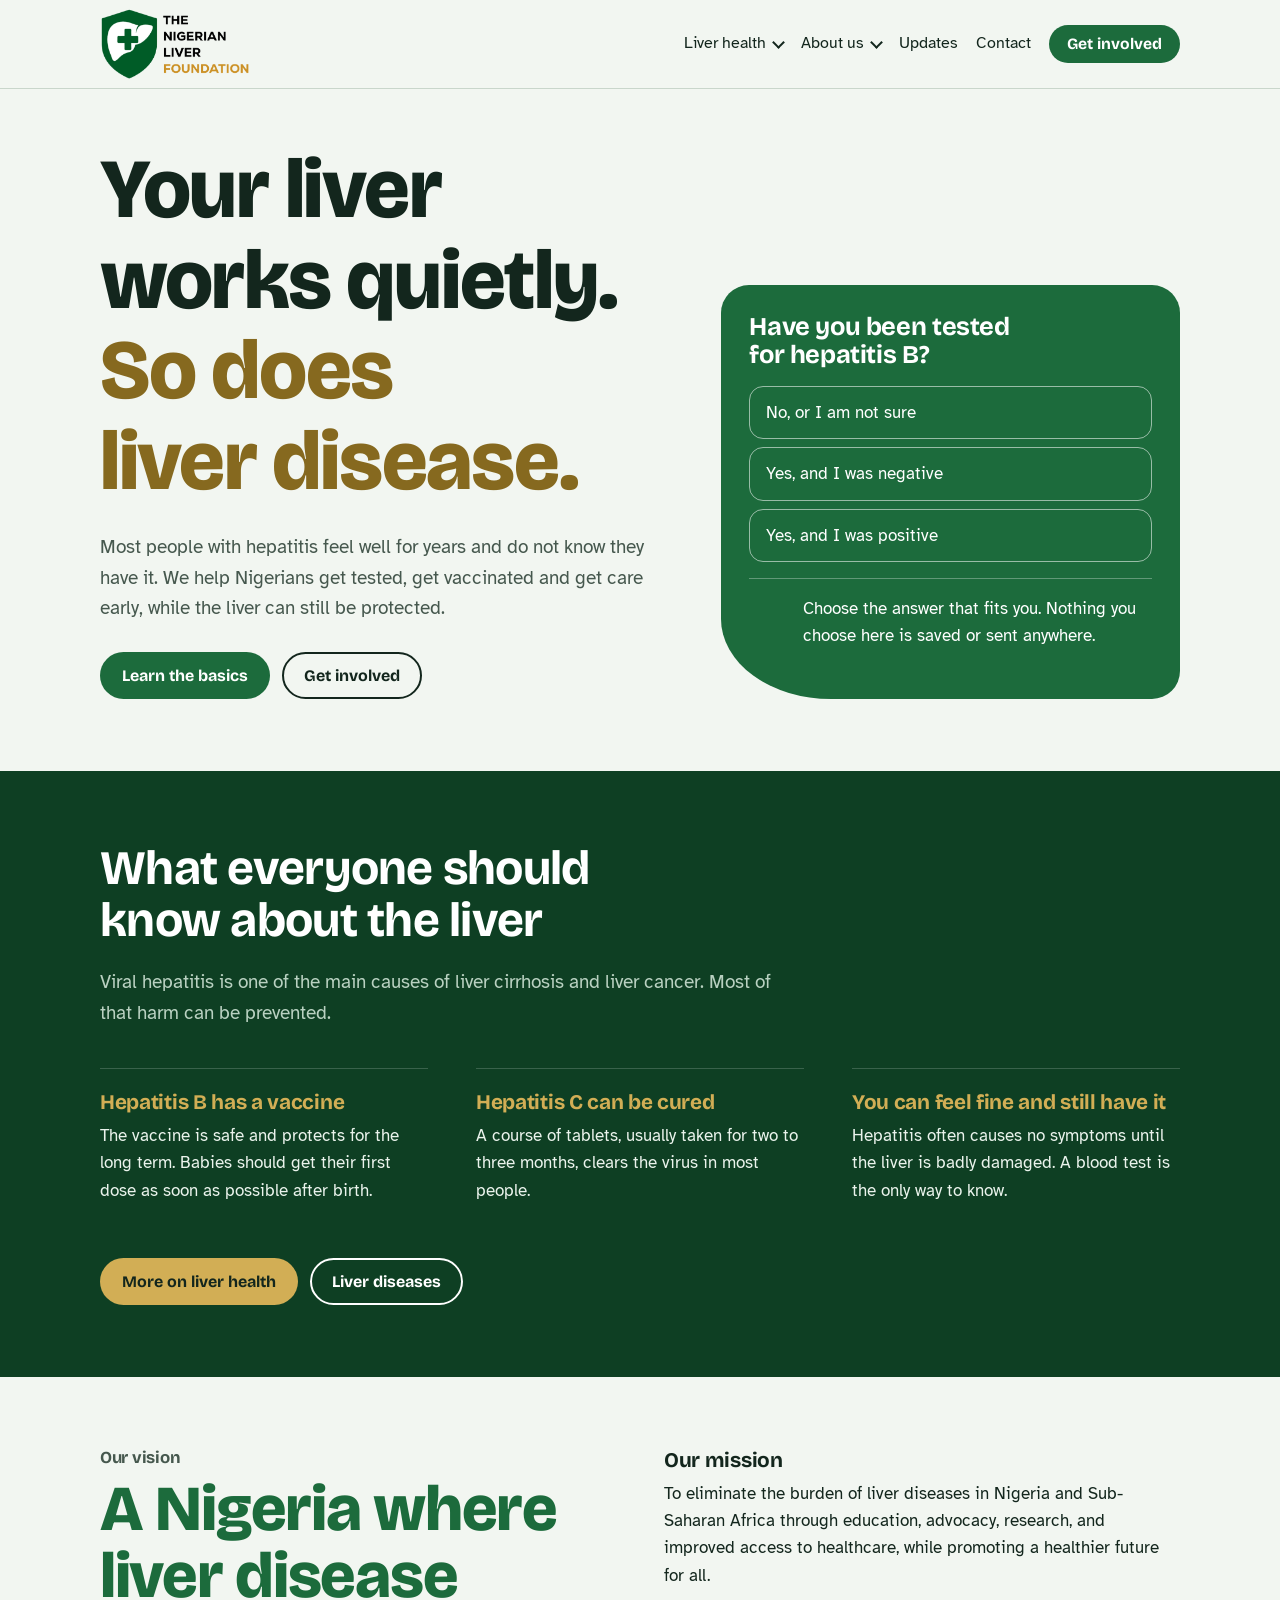
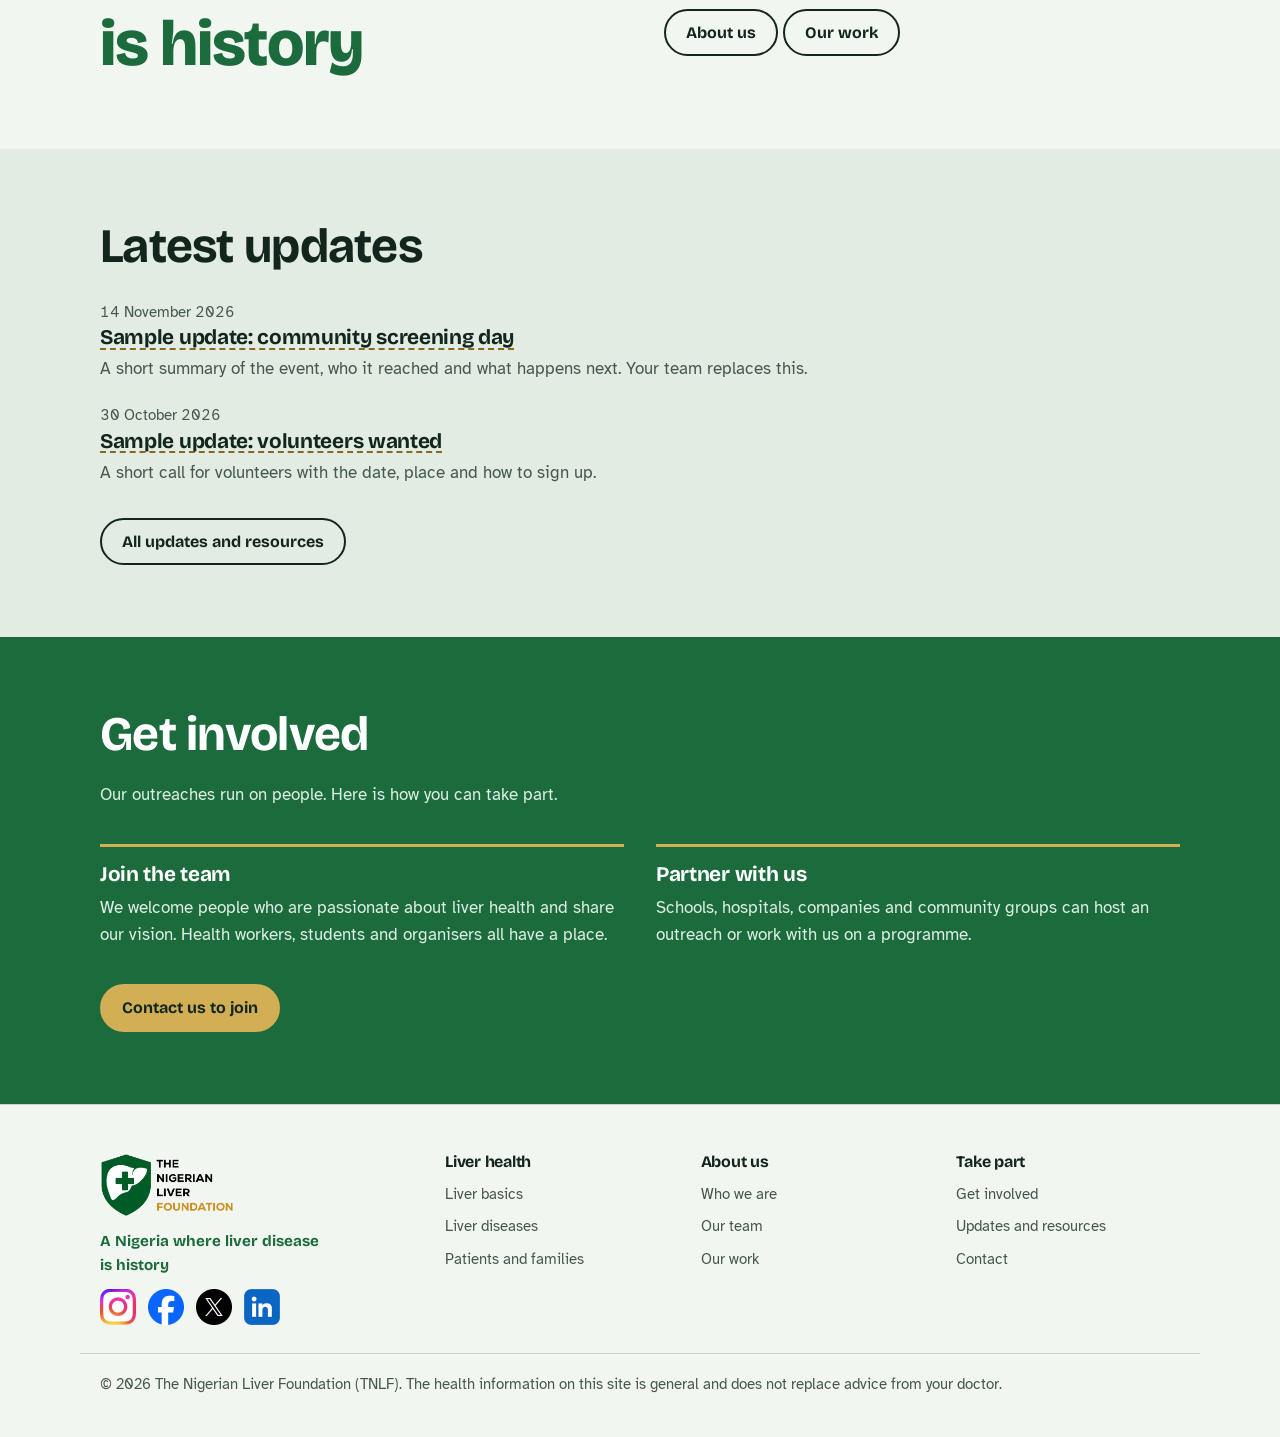
<file: index.html>
<!DOCTYPE html>
<html lang="en">
<head>
<meta charset="utf-8">
<meta name="viewport" content="width=device-width, initial-scale=1">
<title>The Nigerian Liver Foundation</title>
<meta name="description" content="The Nigerian Liver Foundation works to end liver disease in Nigeria through education, advocacy, research and better access to healthcare.">
<link rel="icon" type="image/png" href="logo.png">
<link rel="preconnect" href="https://fonts.googleapis.com">
<link rel="preconnect" href="https://fonts.gstatic.com" crossorigin>
<link href="https://fonts.googleapis.com/css2?family=Atkinson+Hyperlegible:wght@400;700&family=Bricolage+Grotesque:opsz,wght@12..96,500;12..96,700;12..96,800&display=swap" rel="stylesheet">
<link rel="stylesheet" href="styles.css?v=5">
</head>
<body>

<header class="top">
  <div class="wrap">
    <a class="brand" href="index.html">
      <img class="logo" src="logo-full.png" alt="The Nigerian Liver Foundation" width="501" height="240">
    </a>
    <nav aria-label="Main">
      <details class="menu"><summary>Liver health</summary><div class="menu-list"><a href="liver-health.html">Liver basics</a><a href="liver-diseases.html">Liver diseases</a><a href="support.html">Patients and families</a></div></details>
      <details class="menu"><summary>About us</summary><div class="menu-list"><a href="about.html">Who we are</a><a href="our-team.html">Our team</a><a href="our-work.html">Our work</a></div></details>
      <a href="updates.html">Updates</a>
      <a href="contact.html">Contact</a>
      <a class="btn btn-green" href="get-involved.html">Get involved</a>
    </nav>
  </div>
</header>

<main id="top">

<section class="hero">
  <div class="wrap hero-grid">
    <div>
      <h1>Your liver works quietly. <span>So does liver disease.</span></h1>
      <p class="lede">Most people with hepatitis feel well for years and do not know they have it. We help Nigerians get tested, get vaccinated and get care early, while the liver can still be protected.</p>
      <div class="hero-actions">
        <a class="btn btn-green" href="liver-health.html">Learn the basics</a>
        <a class="btn btn-line" href="get-involved.html">Get involved</a>
      </div>
    </div>

    <aside class="check" aria-labelledby="check-title">
      <h2 id="check-title">Have you been tested for hepatitis B?</h2>
      <div class="opts" role="group" aria-labelledby="check-title">
        <button type="button" id="check-no" data-a="no" aria-pressed="false">No, or I am not sure</button>
        <button type="button" id="check-neg" data-a="neg" aria-pressed="false">Yes, and I was negative</button>
        <button type="button" id="check-pos" data-a="pos" aria-pressed="false">Yes, and I was positive</button>
      </div>
      <p class="answer" id="check-answer" aria-live="polite">Choose the answer that fits you. Nothing you choose here is saved or sent anywhere.</p>
    </aside>
  </div>
</section>

<section class="band facts" id="liver-health">
  <div class="wrap">
    <div class="stack">
      <h2>What everyone should know about the liver</h2>
      <p class="lede">Viral hepatitis is one of the main causes of liver cirrhosis and liver cancer. Most of that harm can be prevented.</p>
    </div>
    <ul class="fact-list" style="grid-template-columns:repeat(auto-fit,minmax(240px,1fr))">
      <li><h3>Hepatitis B has a vaccine</h3><p>The vaccine is safe and protects for the long term. Babies should get their first dose as soon as possible after birth.</p></li>
      <li><h3>Hepatitis C can be cured</h3><p>A course of tablets, usually taken for two to three months, clears the virus in most people.</p></li>
      <li><h3>You can feel fine and still have it</h3><p>Hepatitis often causes no symptoms until the liver is badly damaged. A blood test is the only way to know.</p></li>
    </ul>
    <p class="more"><a class="btn btn-gold" href="liver-health.html">More on liver health</a> <a class="btn btn-line facts-line" href="liver-diseases.html">Liver diseases</a></p>
  </div>
</section>

<section class="band">
  <div class="wrap about-grid">
    <div>
      <h2 class="small-head">Our vision</h2>
      <p class="vision" data-k="about.vision">A Nigeria where liver disease is history</p>
    </div>
    <div class="stack">
      <div>
        <h3>Our mission</h3>
        <p data-k="about.mission">To eliminate the burden of liver diseases in Nigeria and Sub-Saharan Africa through education, advocacy, research, and improved access to healthcare, while promoting a healthier future for all.</p>
      </div>
      <p><a class="btn btn-line" href="about.html">About us</a> <a class="btn btn-line" href="our-work.html">Our work</a></p>
    </div>
  </div>
</section>

<section class="band tint">
  <div class="wrap">
    <h2>Latest updates</h2>
    <ul class="item-list" id="update-list" data-limit="3"></ul>
    <p class="more"><a class="btn btn-line" href="updates.html">All updates and resources</a></p>
  </div>
</section>

<section class="band give" id="give">
  <div class="wrap">
    <div class="stack">
      <h2>Get involved</h2>
      <p>Our outreaches run on people. Here is how you can take part.</p>
    </div>
    <div class="give-grid" id="involved-list"></div>
    <div class="hero-actions">
      <a class="btn btn-gold" href="contact.html">Contact us to join</a>
    </div>
  </div>
</section>

</main>

<footer>
  <div class="wrap foot-grid">
    <div class="foot-brand">
      <img class="logo" src="logo-full.png" alt="The Nigerian Liver Foundation" width="501" height="240">
      <p data-k="about.vision">A Nigeria where liver disease is history</p>
      <p class="foot-social" aria-label="Follow us"><a data-soc="instagram" href="https://www.instagram.com/thenigerianliverfoundation" rel="noopener"><img src="icons/instagram.png" alt="Instagram" width="36" height="36"></a><a data-soc="facebook" href="https://www.facebook.com/share/1GESCUrgD4/" rel="noopener"><img src="icons/facebook.png" alt="Facebook" width="36" height="36"></a><a data-soc="x" href="https://x.com/tnlfprojects" rel="noopener"><img src="icons/x.png" alt="X" width="36" height="36"></a><a data-soc="linkedin" href="https://www.linkedin.com/company/the-nigerian-liver-foundation/" rel="noopener"><img src="icons/linkedin.png" alt="LinkedIn" width="36" height="36"></a></p>
    </div>
    <div class="foot-col"><h2>Liver health</h2><a href="liver-health.html">Liver basics</a><a href="liver-diseases.html">Liver diseases</a><a href="support.html">Patients and families</a></div>
    <div class="foot-col"><h2>About us</h2><a href="about.html">Who we are</a><a href="our-team.html">Our team</a><a href="our-work.html">Our work</a></div>
    <div class="foot-col"><h2>Take part</h2><a href="get-involved.html">Get involved</a><a href="updates.html">Updates and resources</a><a href="contact.html">Contact</a></div>
  </div>
  <div class="wrap foot-base">
    <p>© <span id="year">2026</span> The Nigerian Liver Foundation (TNLF). The health information on this site is general and does not replace advice from your doctor.</p>
  </div>
</footer>

<script src="site.js?v=5"></script>
</body>
</html>
</file>
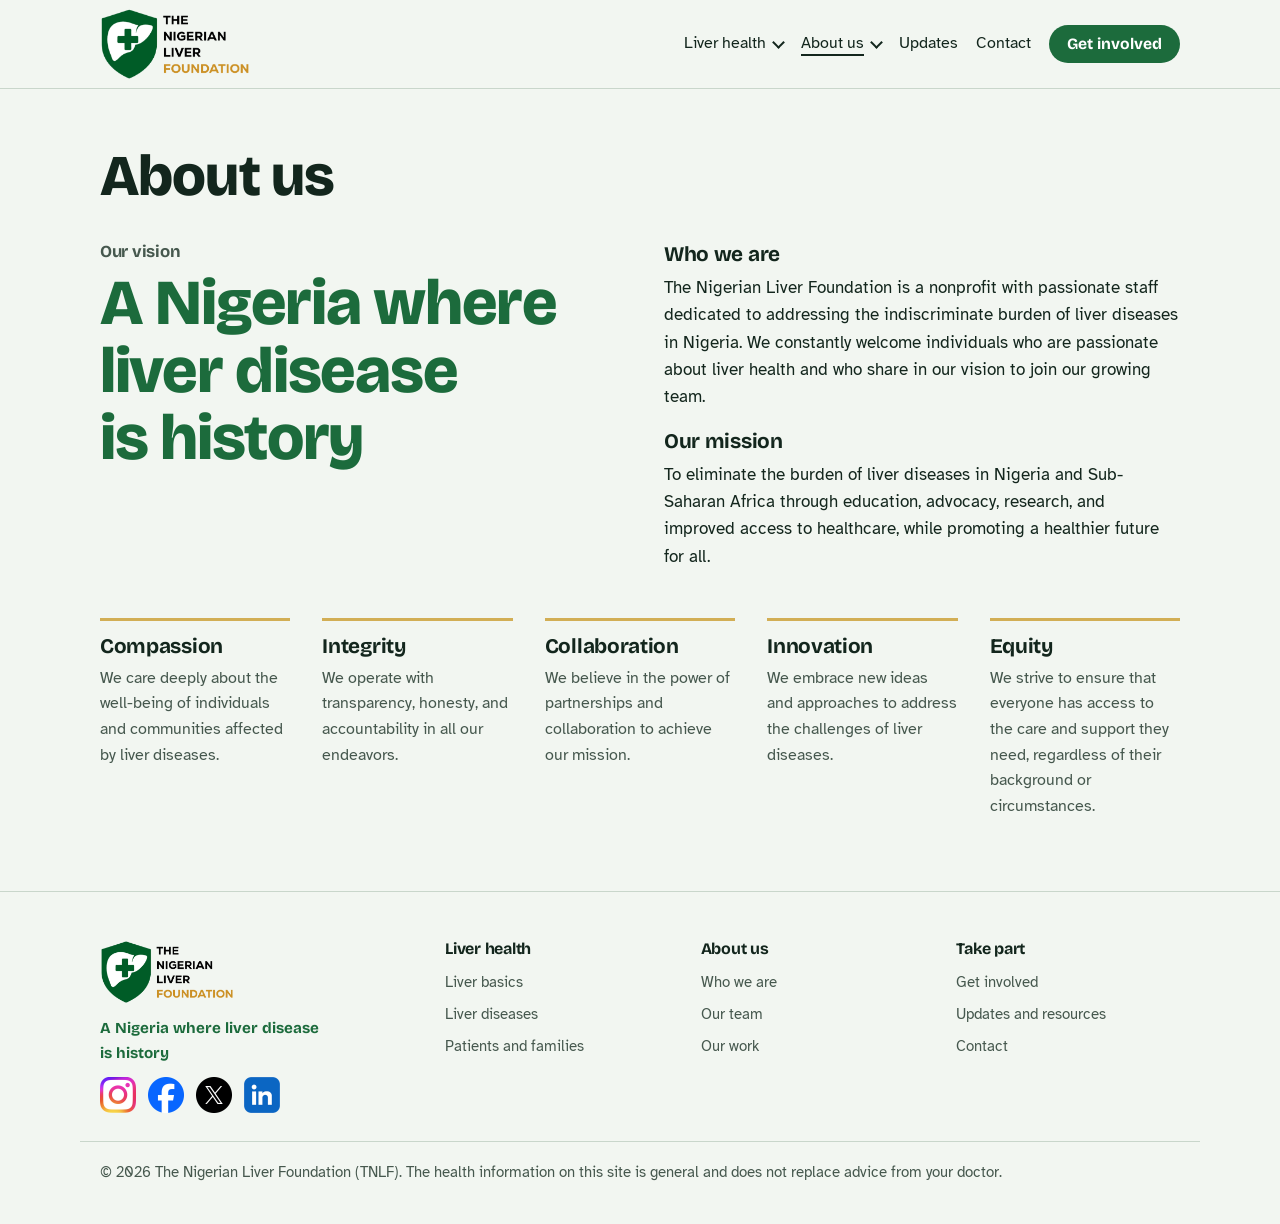
<file: about.html>
<!DOCTYPE html>
<html lang="en">
<head>
<meta charset="utf-8">
<meta name="viewport" content="width=device-width, initial-scale=1">
<title>About us | The Nigerian Liver Foundation</title>
<meta name="description" content="Who we are, our vision, mission and core values.">
<link rel="icon" type="image/png" href="logo.png">
<link rel="preconnect" href="https://fonts.googleapis.com">
<link rel="preconnect" href="https://fonts.gstatic.com" crossorigin>
<link href="https://fonts.googleapis.com/css2?family=Atkinson+Hyperlegible:wght@400;700&family=Bricolage+Grotesque:opsz,wght@12..96,500;12..96,700;12..96,800&display=swap" rel="stylesheet">
<link rel="stylesheet" href="styles.css?v=5">
</head>
<body>

<header class="top">
  <div class="wrap">
    <a class="brand" href="index.html">
      <img class="logo" src="logo-full.png" alt="The Nigerian Liver Foundation" width="501" height="240">
    </a>
    <nav aria-label="Main">
      <details class="menu"><summary>Liver health</summary><div class="menu-list"><a href="liver-health.html">Liver basics</a><a href="liver-diseases.html">Liver diseases</a><a href="support.html">Patients and families</a></div></details>
      <details class="menu"><summary class="here">About us</summary><div class="menu-list"><a href="about.html" aria-current="page">Who we are</a><a href="our-team.html">Our team</a><a href="our-work.html">Our work</a></div></details>
      <a href="updates.html">Updates</a>
      <a href="contact.html">Contact</a>
      <a class="btn btn-green" href="get-involved.html">Get involved</a>
    </nav>
  </div>
</header>

<main id="top">

<div class="wrap page-head"><h1 class="page-title">About us</h1></div>
<section class="band" id="about">
  <div class="wrap">
    <div class="about-grid">
      <div>
        <h2 class="small-head">Our vision</h2>
        <p class="vision" data-k="about.vision">A Nigeria where liver disease is history</p>
      </div>
      <div class="stack">
        <div>
          <h3>Who we are</h3>
          <p data-k="about.who">The Nigerian Liver Foundation is a nonprofit with passionate staff dedicated to addressing the indiscriminate burden of liver diseases in Nigeria. We constantly welcome individuals who are passionate about liver health and who share in our vision to join our growing team.</p>
        </div>
        <div>
          <h3>Our mission</h3>
          <p data-k="about.mission">To eliminate the burden of liver diseases in Nigeria and Sub-Saharan Africa through education, advocacy, research, and improved access to healthcare, while promoting a healthier future for all.</p>
        </div>
      </div>
    </div>
    <ul class="values" aria-label="Core values" id="value-list"></ul>
  </div>
</section>

</main>

<footer>
  <div class="wrap foot-grid">
    <div class="foot-brand">
      <img class="logo" src="logo-full.png" alt="The Nigerian Liver Foundation" width="501" height="240">
      <p data-k="about.vision">A Nigeria where liver disease is history</p>
      <p class="foot-social" aria-label="Follow us"><a data-soc="instagram" href="https://www.instagram.com/thenigerianliverfoundation" rel="noopener"><img src="icons/instagram.png" alt="Instagram" width="36" height="36"></a><a data-soc="facebook" href="https://www.facebook.com/share/1GESCUrgD4/" rel="noopener"><img src="icons/facebook.png" alt="Facebook" width="36" height="36"></a><a data-soc="x" href="https://x.com/tnlfprojects" rel="noopener"><img src="icons/x.png" alt="X" width="36" height="36"></a><a data-soc="linkedin" href="https://www.linkedin.com/company/the-nigerian-liver-foundation/" rel="noopener"><img src="icons/linkedin.png" alt="LinkedIn" width="36" height="36"></a></p>
    </div>
    <div class="foot-col"><h2>Liver health</h2><a href="liver-health.html">Liver basics</a><a href="liver-diseases.html">Liver diseases</a><a href="support.html">Patients and families</a></div>
    <div class="foot-col"><h2>About us</h2><a href="about.html">Who we are</a><a href="our-team.html">Our team</a><a href="our-work.html">Our work</a></div>
    <div class="foot-col"><h2>Take part</h2><a href="get-involved.html">Get involved</a><a href="updates.html">Updates and resources</a><a href="contact.html">Contact</a></div>
  </div>
  <div class="wrap foot-base">
    <p>© <span id="year">2026</span> The Nigerian Liver Foundation (TNLF). The health information on this site is general and does not replace advice from your doctor.</p>
  </div>
</footer>

<script src="site.js?v=5"></script>
</body>
</html>
</file>
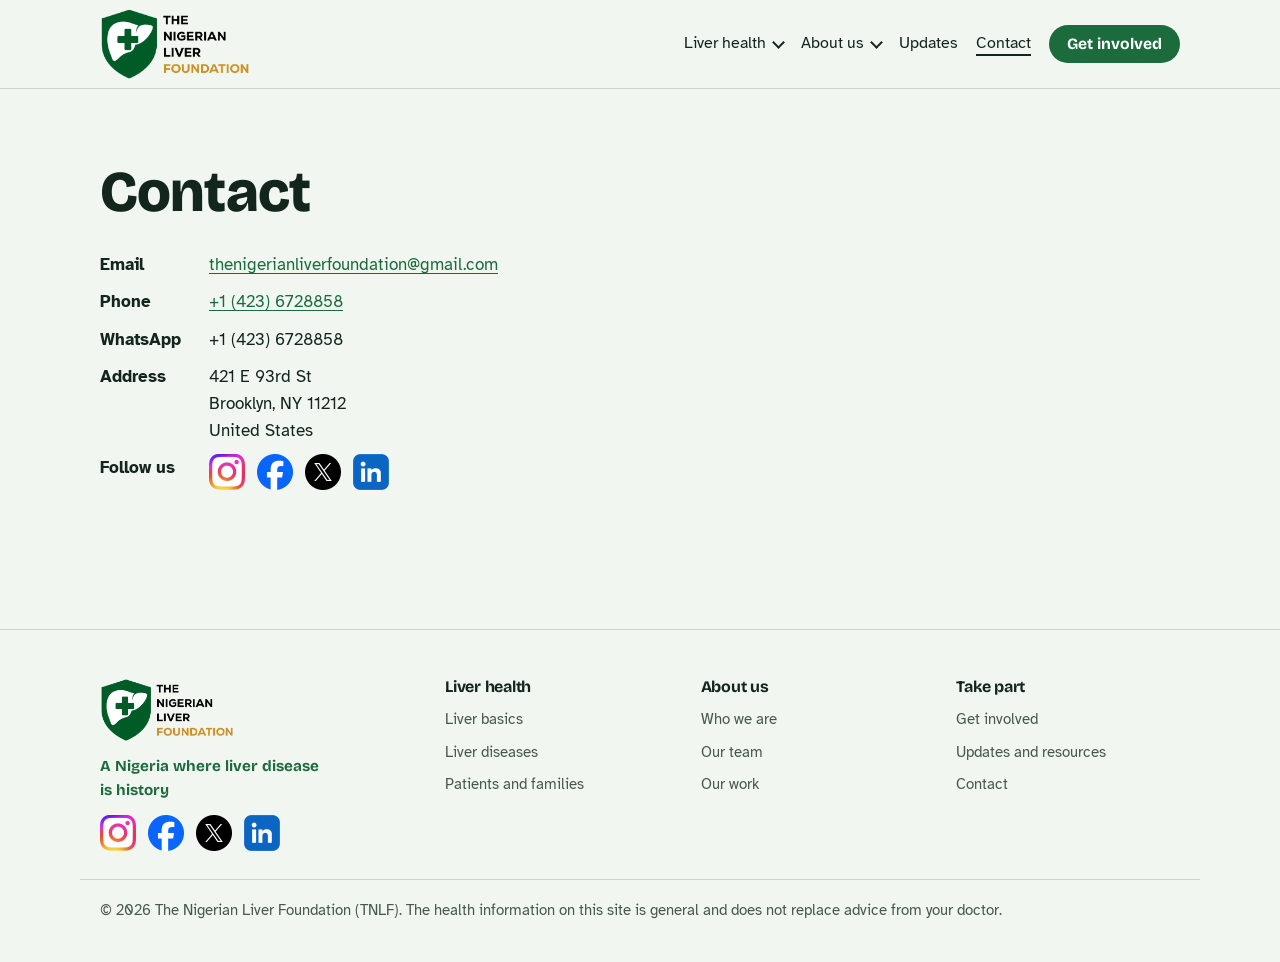
<file: contact.html>
<!DOCTYPE html>
<html lang="en">
<head>
<meta charset="utf-8">
<meta name="viewport" content="width=device-width, initial-scale=1">
<title>Contact | The Nigerian Liver Foundation</title>
<meta name="description" content="Contact The Nigerian Liver Foundation.">
<link rel="icon" type="image/png" href="logo.png">
<link rel="preconnect" href="https://fonts.googleapis.com">
<link rel="preconnect" href="https://fonts.gstatic.com" crossorigin>
<link href="https://fonts.googleapis.com/css2?family=Atkinson+Hyperlegible:wght@400;700&family=Bricolage+Grotesque:opsz,wght@12..96,500;12..96,700;12..96,800&display=swap" rel="stylesheet">
<link rel="stylesheet" href="styles.css?v=5">
</head>
<body>

<header class="top">
  <div class="wrap">
    <a class="brand" href="index.html">
      <img class="logo" src="logo-full.png" alt="The Nigerian Liver Foundation" width="501" height="240">
    </a>
    <nav aria-label="Main">
      <details class="menu"><summary>Liver health</summary><div class="menu-list"><a href="liver-health.html">Liver basics</a><a href="liver-diseases.html">Liver diseases</a><a href="support.html">Patients and families</a></div></details>
      <details class="menu"><summary>About us</summary><div class="menu-list"><a href="about.html">Who we are</a><a href="our-team.html">Our team</a><a href="our-work.html">Our work</a></div></details>
      <a href="updates.html">Updates</a>
      <a href="contact.html" aria-current="page">Contact</a>
      <a class="btn btn-green" href="get-involved.html">Get involved</a>
    </nav>
  </div>
</header>

<main id="top">

<section class="band contact" id="contact">
  <div class="wrap">
    <h1 class="page-title">Contact</h1>
    <dl id="contact-list"></dl>
  </div>
</section>

</main>

<footer>
  <div class="wrap foot-grid">
    <div class="foot-brand">
      <img class="logo" src="logo-full.png" alt="The Nigerian Liver Foundation" width="501" height="240">
      <p data-k="about.vision">A Nigeria where liver disease is history</p>
      <p class="foot-social" aria-label="Follow us"><a data-soc="instagram" href="https://www.instagram.com/thenigerianliverfoundation" rel="noopener"><img src="icons/instagram.png" alt="Instagram" width="36" height="36"></a><a data-soc="facebook" href="https://www.facebook.com/share/1GESCUrgD4/" rel="noopener"><img src="icons/facebook.png" alt="Facebook" width="36" height="36"></a><a data-soc="x" href="https://x.com/tnlfprojects" rel="noopener"><img src="icons/x.png" alt="X" width="36" height="36"></a><a data-soc="linkedin" href="https://www.linkedin.com/company/the-nigerian-liver-foundation/" rel="noopener"><img src="icons/linkedin.png" alt="LinkedIn" width="36" height="36"></a></p>
    </div>
    <div class="foot-col"><h2>Liver health</h2><a href="liver-health.html">Liver basics</a><a href="liver-diseases.html">Liver diseases</a><a href="support.html">Patients and families</a></div>
    <div class="foot-col"><h2>About us</h2><a href="about.html">Who we are</a><a href="our-team.html">Our team</a><a href="our-work.html">Our work</a></div>
    <div class="foot-col"><h2>Take part</h2><a href="get-involved.html">Get involved</a><a href="updates.html">Updates and resources</a><a href="contact.html">Contact</a></div>
  </div>
  <div class="wrap foot-base">
    <p>© <span id="year">2026</span> The Nigerian Liver Foundation (TNLF). The health information on this site is general and does not replace advice from your doctor.</p>
  </div>
</footer>

<script src="site.js?v=5"></script>
</body>
</html>
</file>
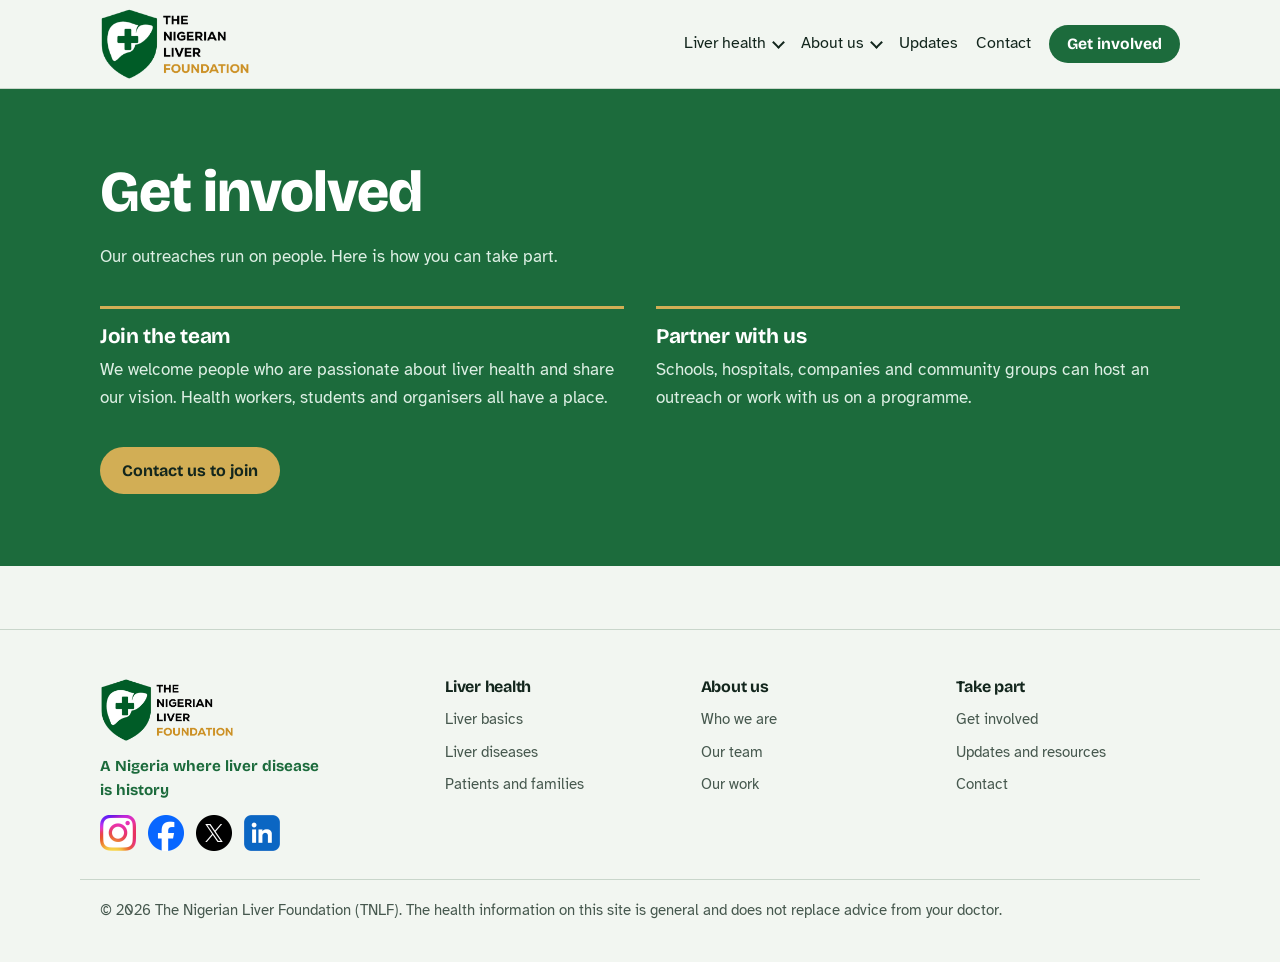
<file: get-involved.html>
<!DOCTYPE html>
<html lang="en">
<head>
<meta charset="utf-8">
<meta name="viewport" content="width=device-width, initial-scale=1">
<title>Get involved | The Nigerian Liver Foundation</title>
<meta name="description" content="Join the team or partner with The Nigerian Liver Foundation.">
<link rel="icon" type="image/png" href="logo.png">
<link rel="preconnect" href="https://fonts.googleapis.com">
<link rel="preconnect" href="https://fonts.gstatic.com" crossorigin>
<link href="https://fonts.googleapis.com/css2?family=Atkinson+Hyperlegible:wght@400;700&family=Bricolage+Grotesque:opsz,wght@12..96,500;12..96,700;12..96,800&display=swap" rel="stylesheet">
<link rel="stylesheet" href="styles.css?v=5">
</head>
<body>

<header class="top">
  <div class="wrap">
    <a class="brand" href="index.html">
      <img class="logo" src="logo-full.png" alt="The Nigerian Liver Foundation" width="501" height="240">
    </a>
    <nav aria-label="Main">
      <details class="menu"><summary>Liver health</summary><div class="menu-list"><a href="liver-health.html">Liver basics</a><a href="liver-diseases.html">Liver diseases</a><a href="support.html">Patients and families</a></div></details>
      <details class="menu"><summary>About us</summary><div class="menu-list"><a href="about.html">Who we are</a><a href="our-team.html">Our team</a><a href="our-work.html">Our work</a></div></details>
      <a href="updates.html">Updates</a>
      <a href="contact.html">Contact</a>
      <a class="btn btn-green" href="get-involved.html">Get involved</a>
    </nav>
  </div>
</header>

<main id="top">

<section class="band give" id="give">
  <div class="wrap">
    <div class="stack">
      <h1 class="page-title">Get involved</h1>
      <p>Our outreaches run on people. Here is how you can take part.</p>
    </div>
    <div class="give-grid" id="involved-list"></div>
    <div class="hero-actions">
      <a class="btn btn-gold" href="contact.html">Contact us to join</a>
    </div>
  </div>
</section>

</main>

<footer>
  <div class="wrap foot-grid">
    <div class="foot-brand">
      <img class="logo" src="logo-full.png" alt="The Nigerian Liver Foundation" width="501" height="240">
      <p data-k="about.vision">A Nigeria where liver disease is history</p>
      <p class="foot-social" aria-label="Follow us"><a data-soc="instagram" href="https://www.instagram.com/thenigerianliverfoundation" rel="noopener"><img src="icons/instagram.png" alt="Instagram" width="36" height="36"></a><a data-soc="facebook" href="https://www.facebook.com/share/1GESCUrgD4/" rel="noopener"><img src="icons/facebook.png" alt="Facebook" width="36" height="36"></a><a data-soc="x" href="https://x.com/tnlfprojects" rel="noopener"><img src="icons/x.png" alt="X" width="36" height="36"></a><a data-soc="linkedin" href="https://www.linkedin.com/company/the-nigerian-liver-foundation/" rel="noopener"><img src="icons/linkedin.png" alt="LinkedIn" width="36" height="36"></a></p>
    </div>
    <div class="foot-col"><h2>Liver health</h2><a href="liver-health.html">Liver basics</a><a href="liver-diseases.html">Liver diseases</a><a href="support.html">Patients and families</a></div>
    <div class="foot-col"><h2>About us</h2><a href="about.html">Who we are</a><a href="our-team.html">Our team</a><a href="our-work.html">Our work</a></div>
    <div class="foot-col"><h2>Take part</h2><a href="get-involved.html">Get involved</a><a href="updates.html">Updates and resources</a><a href="contact.html">Contact</a></div>
  </div>
  <div class="wrap foot-base">
    <p>© <span id="year">2026</span> The Nigerian Liver Foundation (TNLF). The health information on this site is general and does not replace advice from your doctor.</p>
  </div>
</footer>

<script src="site.js?v=5"></script>
</body>
</html>
</file>
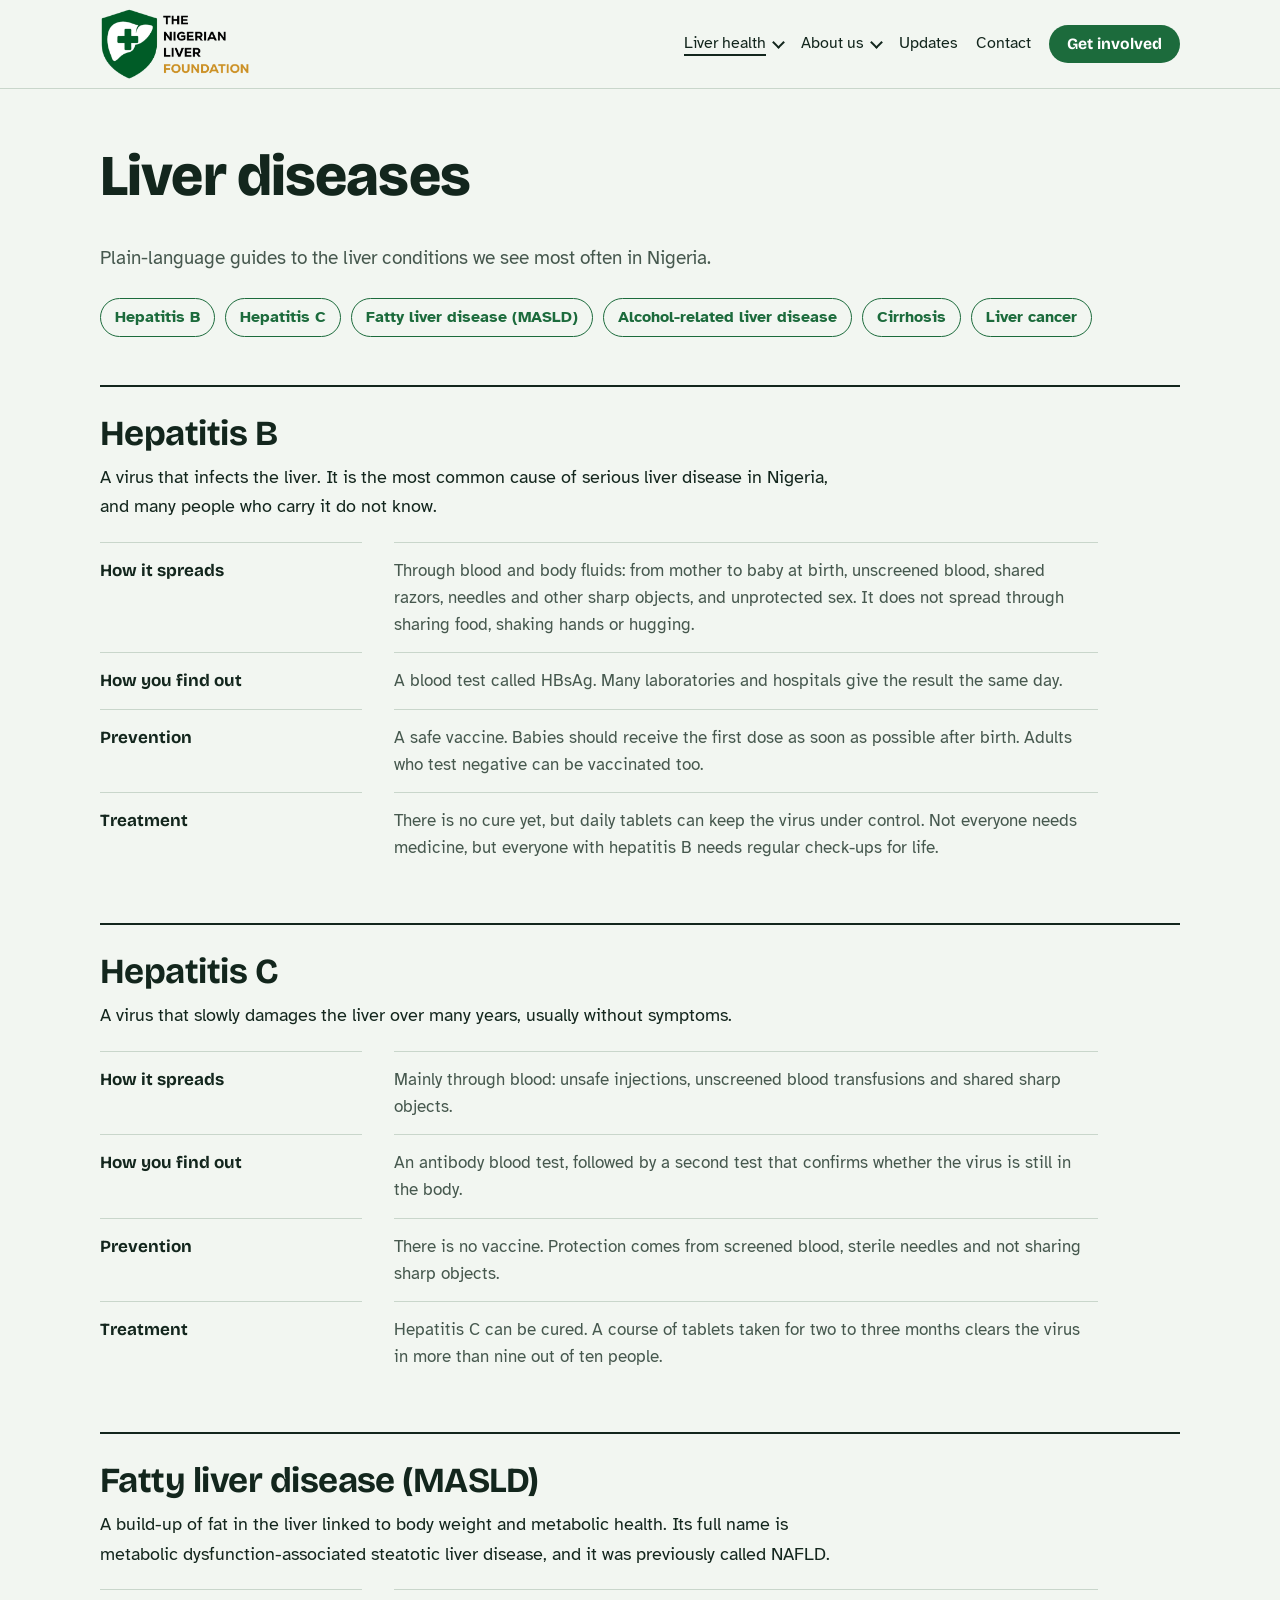
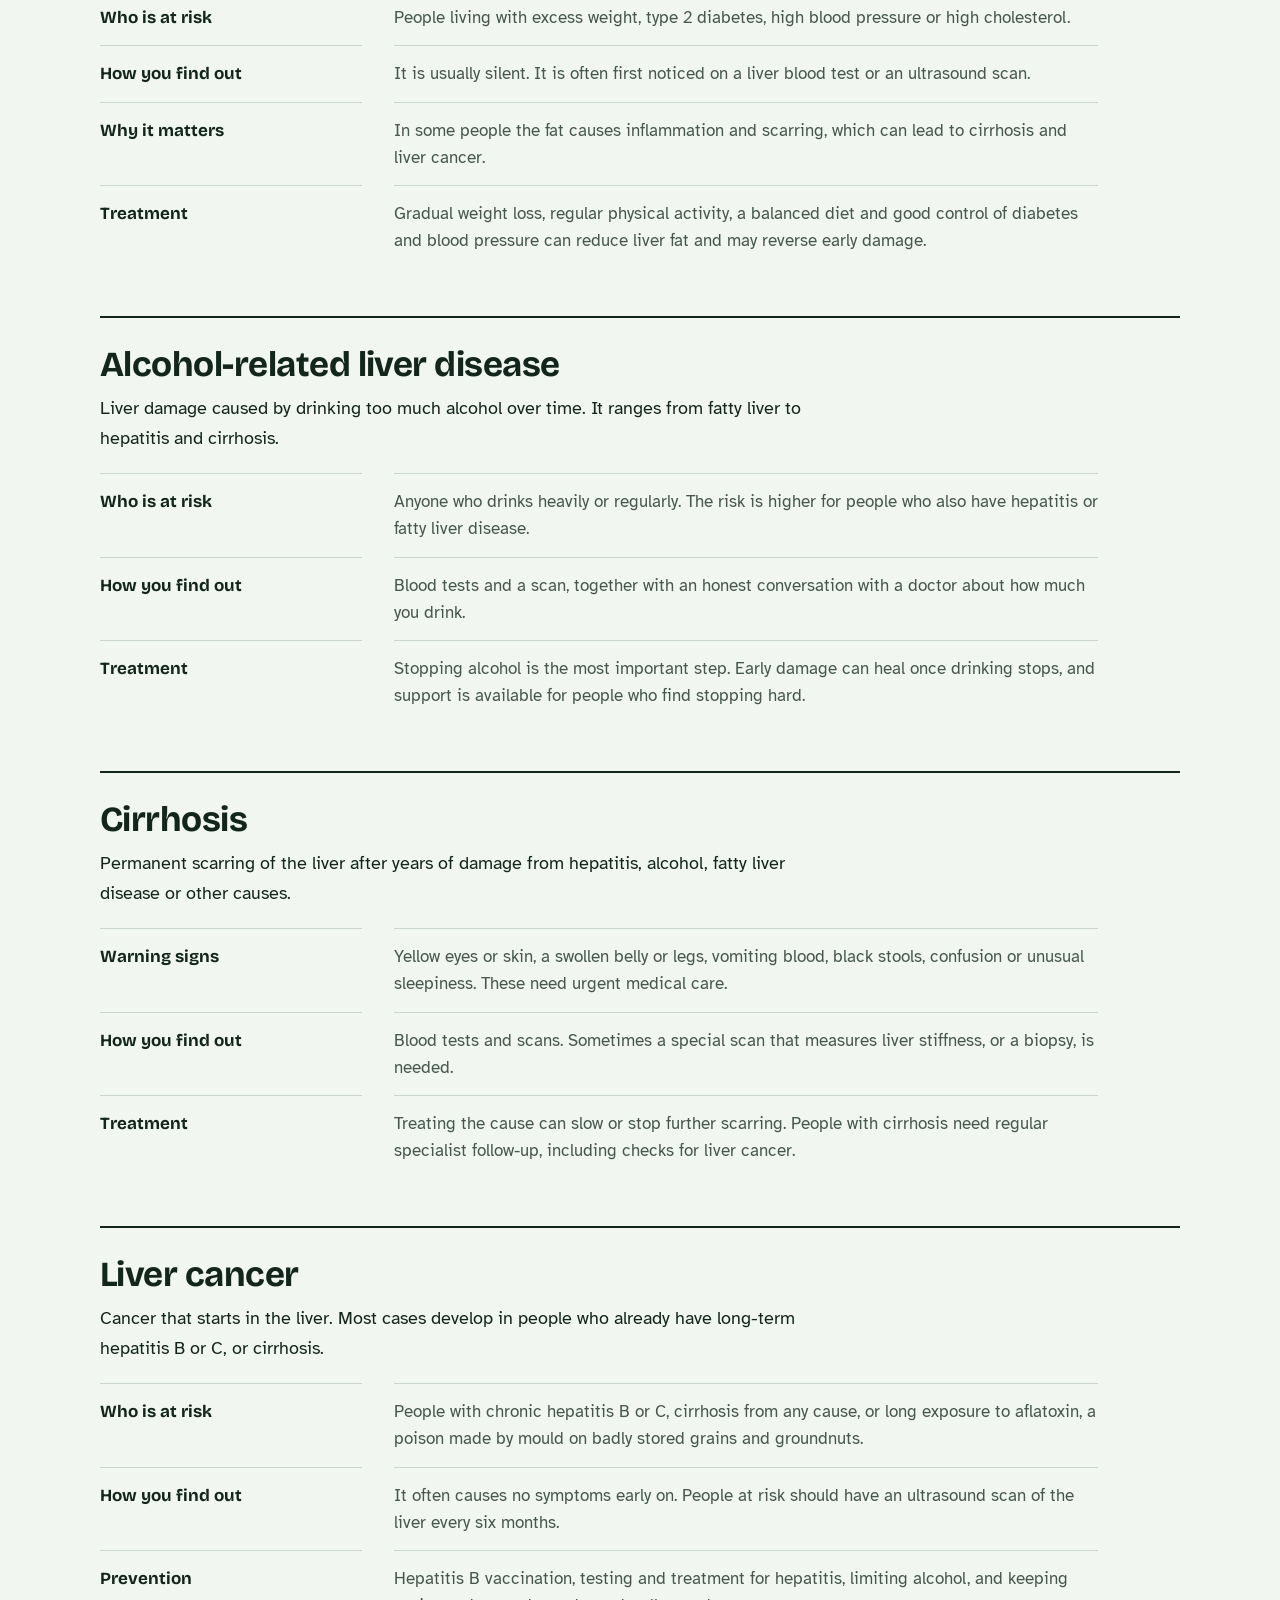
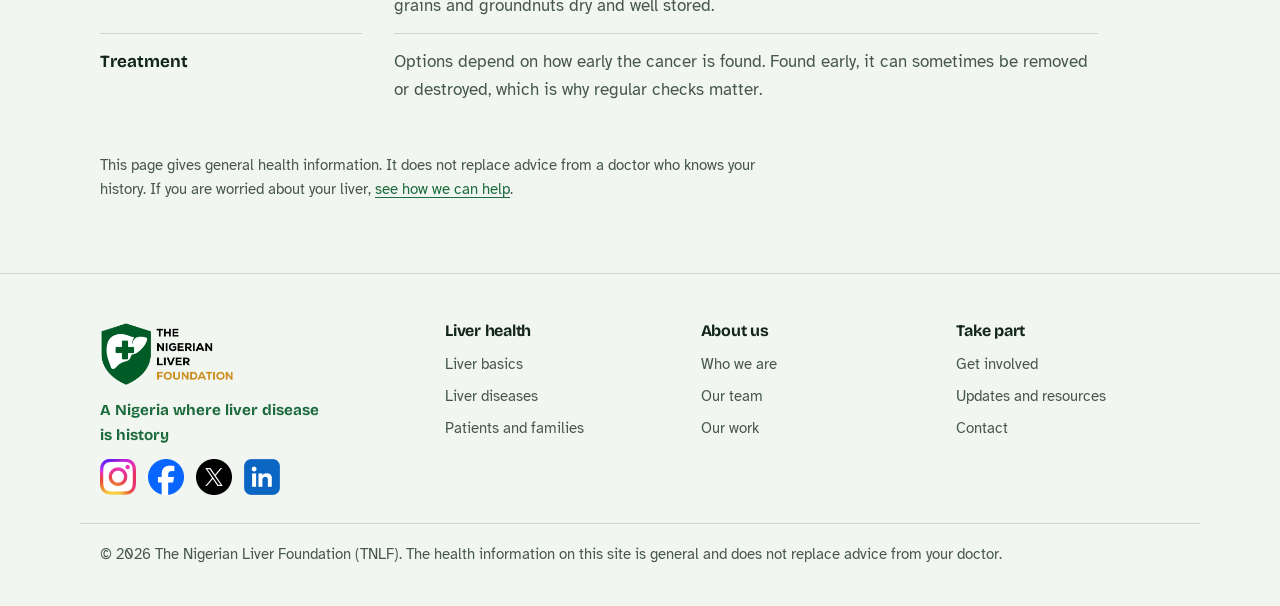
<file: liver-diseases.html>
<!DOCTYPE html>
<html lang="en">
<head>
<meta charset="utf-8">
<meta name="viewport" content="width=device-width, initial-scale=1">
<title>Liver diseases | The Nigerian Liver Foundation</title>
<meta name="description" content="Plain-language guides to hepatitis B, hepatitis C, fatty liver disease, alcohol-related liver disease, cirrhosis and liver cancer.">
<link rel="icon" type="image/png" href="logo.png">
<link rel="preconnect" href="https://fonts.googleapis.com">
<link rel="preconnect" href="https://fonts.gstatic.com" crossorigin>
<link href="https://fonts.googleapis.com/css2?family=Atkinson+Hyperlegible:wght@400;700&family=Bricolage+Grotesque:opsz,wght@12..96,500;12..96,700;12..96,800&display=swap" rel="stylesheet">
<link rel="stylesheet" href="styles.css?v=5">
</head>
<body>

<header class="top">
  <div class="wrap">
    <a class="brand" href="index.html">
      <img class="logo" src="logo-full.png" alt="The Nigerian Liver Foundation" width="501" height="240">
    </a>
    <nav aria-label="Main">
      <details class="menu"><summary class="here">Liver health</summary><div class="menu-list"><a href="liver-health.html">Liver basics</a><a href="liver-diseases.html" aria-current="page">Liver diseases</a><a href="support.html">Patients and families</a></div></details>
      <details class="menu"><summary>About us</summary><div class="menu-list"><a href="about.html">Who we are</a><a href="our-team.html">Our team</a><a href="our-work.html">Our work</a></div></details>
      <a href="updates.html">Updates</a>
      <a href="contact.html">Contact</a>
      <a class="btn btn-green" href="get-involved.html">Get involved</a>
    </nav>
  </div>
</header>

<main id="top">

<div class="wrap page-head"><h1 class="page-title">Liver diseases</h1></div>
<section class="band">
  <div class="wrap">
    <p class="lede">Plain-language guides to the liver conditions we see most often in Nigeria.</p>
    <p class="jump"><a href="#hepatitis-b">Hepatitis B</a><a href="#hepatitis-c">Hepatitis C</a><a href="#masld">Fatty liver disease (MASLD)</a><a href="#alcohol">Alcohol-related liver disease</a><a href="#cirrhosis">Cirrhosis</a><a href="#liver-cancer">Liver cancer</a></p>
    <article class="cond" id="hepatitis-b">
      <h2>Hepatitis B</h2>
      <p class="cond-what">A virus that infects the liver. It is the most common cause of serious liver disease in Nigeria, and many people who carry it do not know.</p>
      <dl>
        <dt>How it spreads</dt><dd>Through blood and body fluids: from mother to baby at birth, unscreened blood, shared razors, needles and other sharp objects, and unprotected sex. It does not spread through sharing food, shaking hands or hugging.</dd>
        <dt>How you find out</dt><dd>A blood test called HBsAg. Many laboratories and hospitals give the result the same day.</dd>
        <dt>Prevention</dt><dd>A safe vaccine. Babies should receive the first dose as soon as possible after birth. Adults who test negative can be vaccinated too.</dd>
        <dt>Treatment</dt><dd>There is no cure yet, but daily tablets can keep the virus under control. Not everyone needs medicine, but everyone with hepatitis B needs regular check-ups for life.</dd>
      </dl>
    </article>
    <article class="cond" id="hepatitis-c">
      <h2>Hepatitis C</h2>
      <p class="cond-what">A virus that slowly damages the liver over many years, usually without symptoms.</p>
      <dl>
        <dt>How it spreads</dt><dd>Mainly through blood: unsafe injections, unscreened blood transfusions and shared sharp objects.</dd>
        <dt>How you find out</dt><dd>An antibody blood test, followed by a second test that confirms whether the virus is still in the body.</dd>
        <dt>Prevention</dt><dd>There is no vaccine. Protection comes from screened blood, sterile needles and not sharing sharp objects.</dd>
        <dt>Treatment</dt><dd>Hepatitis C can be cured. A course of tablets taken for two to three months clears the virus in more than nine out of ten people.</dd>
      </dl>
    </article>
    <article class="cond" id="masld">
      <h2>Fatty liver disease (MASLD)</h2>
      <p class="cond-what">A build-up of fat in the liver linked to body weight and metabolic health. Its full name is metabolic dysfunction-associated steatotic liver disease, and it was previously called NAFLD.</p>
      <dl>
        <dt>Who is at risk</dt><dd>People living with excess weight, type 2 diabetes, high blood pressure or high cholesterol.</dd>
        <dt>How you find out</dt><dd>It is usually silent. It is often first noticed on a liver blood test or an ultrasound scan.</dd>
        <dt>Why it matters</dt><dd>In some people the fat causes inflammation and scarring, which can lead to cirrhosis and liver cancer.</dd>
        <dt>Treatment</dt><dd>Gradual weight loss, regular physical activity, a balanced diet and good control of diabetes and blood pressure can reduce liver fat and may reverse early damage.</dd>
      </dl>
    </article>
    <article class="cond" id="alcohol">
      <h2>Alcohol-related liver disease</h2>
      <p class="cond-what">Liver damage caused by drinking too much alcohol over time. It ranges from fatty liver to hepatitis and cirrhosis.</p>
      <dl>
        <dt>Who is at risk</dt><dd>Anyone who drinks heavily or regularly. The risk is higher for people who also have hepatitis or fatty liver disease.</dd>
        <dt>How you find out</dt><dd>Blood tests and a scan, together with an honest conversation with a doctor about how much you drink.</dd>
        <dt>Treatment</dt><dd>Stopping alcohol is the most important step. Early damage can heal once drinking stops, and support is available for people who find stopping hard.</dd>
      </dl>
    </article>
    <article class="cond" id="cirrhosis">
      <h2>Cirrhosis</h2>
      <p class="cond-what">Permanent scarring of the liver after years of damage from hepatitis, alcohol, fatty liver disease or other causes.</p>
      <dl>
        <dt>Warning signs</dt><dd>Yellow eyes or skin, a swollen belly or legs, vomiting blood, black stools, confusion or unusual sleepiness. These need urgent medical care.</dd>
        <dt>How you find out</dt><dd>Blood tests and scans. Sometimes a special scan that measures liver stiffness, or a biopsy, is needed.</dd>
        <dt>Treatment</dt><dd>Treating the cause can slow or stop further scarring. People with cirrhosis need regular specialist follow-up, including checks for liver cancer.</dd>
      </dl>
    </article>
    <article class="cond" id="liver-cancer">
      <h2>Liver cancer</h2>
      <p class="cond-what">Cancer that starts in the liver. Most cases develop in people who already have long-term hepatitis B or C, or cirrhosis.</p>
      <dl>
        <dt>Who is at risk</dt><dd>People with chronic hepatitis B or C, cirrhosis from any cause, or long exposure to aflatoxin, a poison made by mould on badly stored grains and groundnuts.</dd>
        <dt>How you find out</dt><dd>It often causes no symptoms early on. People at risk should have an ultrasound scan of the liver every six months.</dd>
        <dt>Prevention</dt><dd>Hepatitis B vaccination, testing and treatment for hepatitis, limiting alcohol, and keeping grains and groundnuts dry and well stored.</dd>
        <dt>Treatment</dt><dd>Options depend on how early the cancer is found. Found early, it can sometimes be removed or destroyed, which is why regular checks matter.</dd>
      </dl>
    </article>
    <p class="disclaimer">This page gives general health information. It does not replace advice from a doctor who knows your history. If you are worried about your liver, <a href="support.html">see how we can help</a>.</p>
  </div>
</section>

</main>

<footer>
  <div class="wrap foot-grid">
    <div class="foot-brand">
      <img class="logo" src="logo-full.png" alt="The Nigerian Liver Foundation" width="501" height="240">
      <p data-k="about.vision">A Nigeria where liver disease is history</p>
      <p class="foot-social" aria-label="Follow us"><a data-soc="instagram" href="https://www.instagram.com/thenigerianliverfoundation" rel="noopener"><img src="icons/instagram.png" alt="Instagram" width="36" height="36"></a><a data-soc="facebook" href="https://www.facebook.com/share/1GESCUrgD4/" rel="noopener"><img src="icons/facebook.png" alt="Facebook" width="36" height="36"></a><a data-soc="x" href="https://x.com/tnlfprojects" rel="noopener"><img src="icons/x.png" alt="X" width="36" height="36"></a><a data-soc="linkedin" href="https://www.linkedin.com/company/the-nigerian-liver-foundation/" rel="noopener"><img src="icons/linkedin.png" alt="LinkedIn" width="36" height="36"></a></p>
    </div>
    <div class="foot-col"><h2>Liver health</h2><a href="liver-health.html">Liver basics</a><a href="liver-diseases.html">Liver diseases</a><a href="support.html">Patients and families</a></div>
    <div class="foot-col"><h2>About us</h2><a href="about.html">Who we are</a><a href="our-team.html">Our team</a><a href="our-work.html">Our work</a></div>
    <div class="foot-col"><h2>Take part</h2><a href="get-involved.html">Get involved</a><a href="updates.html">Updates and resources</a><a href="contact.html">Contact</a></div>
  </div>
  <div class="wrap foot-base">
    <p>© <span id="year">2026</span> The Nigerian Liver Foundation (TNLF). The health information on this site is general and does not replace advice from your doctor.</p>
  </div>
</footer>

<script src="site.js?v=5"></script>
</body>
</html>
</file>
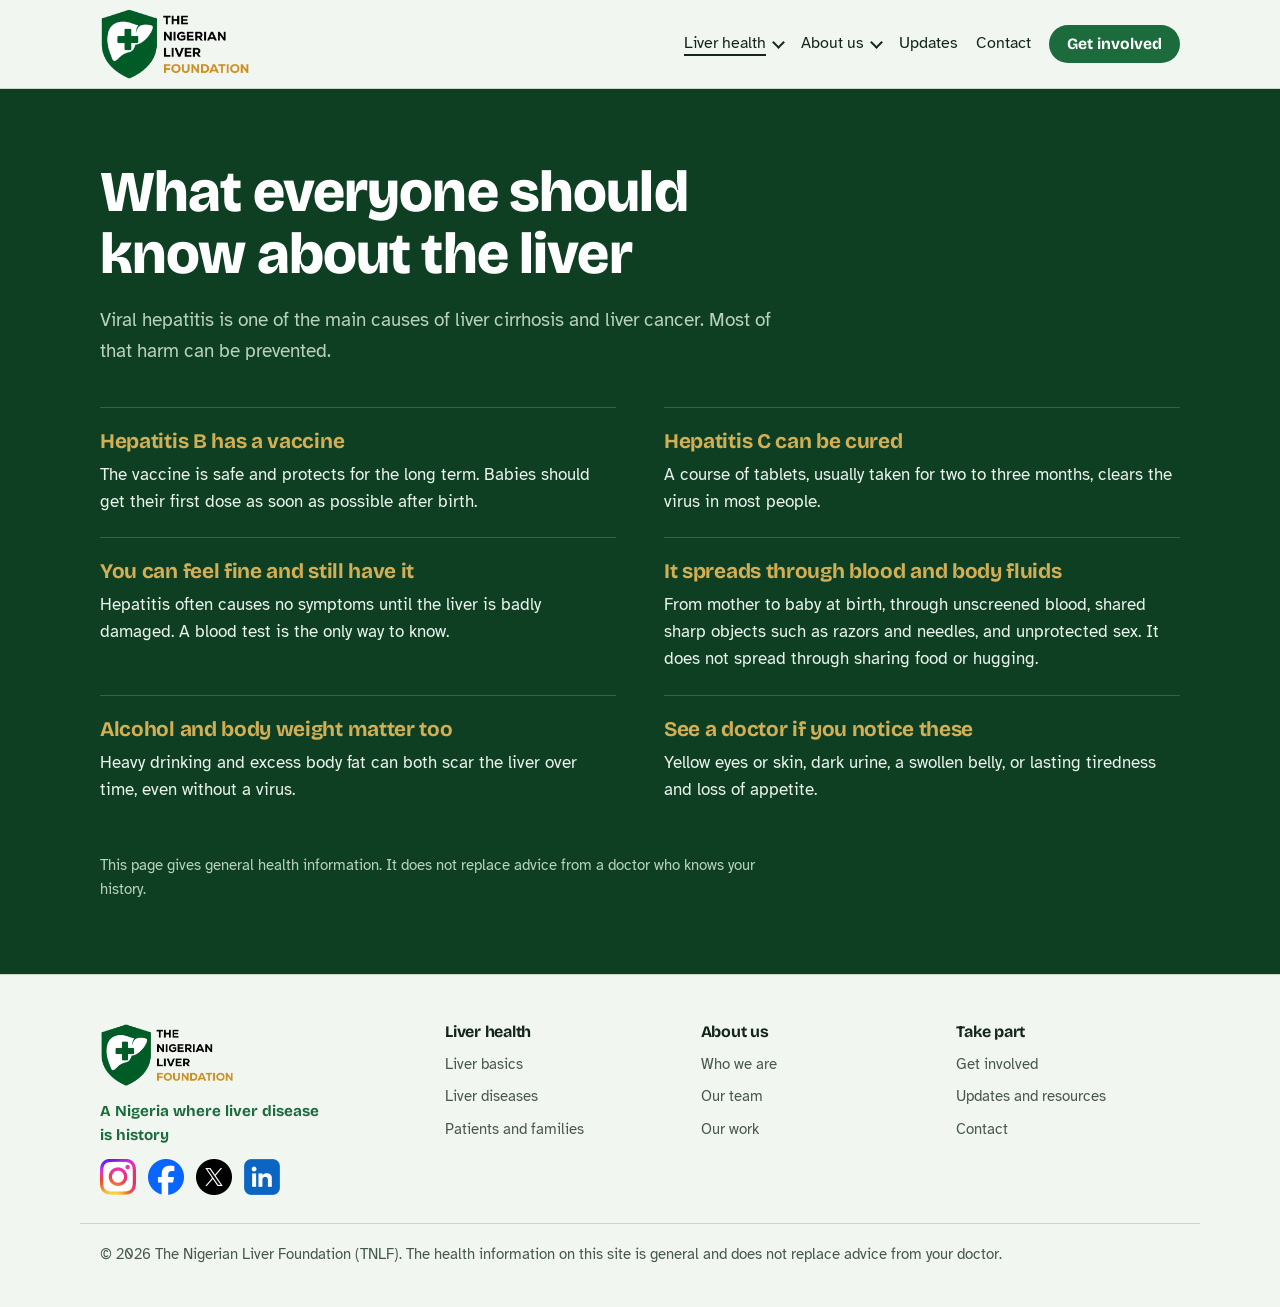
<file: liver-health.html>
<!DOCTYPE html>
<html lang="en">
<head>
<meta charset="utf-8">
<meta name="viewport" content="width=device-width, initial-scale=1">
<title>Liver health | The Nigerian Liver Foundation</title>
<meta name="description" content="What everyone should know about hepatitis and liver disease.">
<link rel="icon" type="image/png" href="logo.png">
<link rel="preconnect" href="https://fonts.googleapis.com">
<link rel="preconnect" href="https://fonts.gstatic.com" crossorigin>
<link href="https://fonts.googleapis.com/css2?family=Atkinson+Hyperlegible:wght@400;700&family=Bricolage+Grotesque:opsz,wght@12..96,500;12..96,700;12..96,800&display=swap" rel="stylesheet">
<link rel="stylesheet" href="styles.css?v=5">
</head>
<body>

<header class="top">
  <div class="wrap">
    <a class="brand" href="index.html">
      <img class="logo" src="logo-full.png" alt="The Nigerian Liver Foundation" width="501" height="240">
    </a>
    <nav aria-label="Main">
      <details class="menu"><summary class="here">Liver health</summary><div class="menu-list"><a href="liver-health.html" aria-current="page">Liver basics</a><a href="liver-diseases.html">Liver diseases</a><a href="support.html">Patients and families</a></div></details>
      <details class="menu"><summary>About us</summary><div class="menu-list"><a href="about.html">Who we are</a><a href="our-team.html">Our team</a><a href="our-work.html">Our work</a></div></details>
      <a href="updates.html">Updates</a>
      <a href="contact.html">Contact</a>
      <a class="btn btn-green" href="get-involved.html">Get involved</a>
    </nav>
  </div>
</header>

<main id="top">

<section class="band facts" id="liver-health">
  <div class="wrap">
    <div class="stack">
      <h1 class="page-title">What everyone should know about the liver</h1>
      <p class="lede">Viral hepatitis is one of the main causes of liver cirrhosis and liver cancer. Most of that harm can be prevented.</p>
    </div>
    <ul class="fact-list">
      <li><h3>Hepatitis B has a vaccine</h3><p>The vaccine is safe and protects for the long term. Babies should get their first dose as soon as possible after birth.</p></li>
      <li><h3>Hepatitis C can be cured</h3><p>A course of tablets, usually taken for two to three months, clears the virus in most people.</p></li>
      <li><h3>You can feel fine and still have it</h3><p>Hepatitis often causes no symptoms until the liver is badly damaged. A blood test is the only way to know.</p></li>
      <li><h3>It spreads through blood and body fluids</h3><p>From mother to baby at birth, through unscreened blood, shared sharp objects such as razors and needles, and unprotected sex. It does not spread through sharing food or hugging.</p></li>
      <li><h3>Alcohol and body weight matter too</h3><p>Heavy drinking and excess body fat can both scar the liver over time, even without a virus.</p></li>
      <li><h3>See a doctor if you notice these</h3><p>Yellow eyes or skin, dark urine, a swollen belly, or lasting tiredness and loss of appetite.</p></li>
    </ul>
    <p class="note">This page gives general health information. It does not replace advice from a doctor who knows your history.</p>
  </div>
</section>

</main>

<footer>
  <div class="wrap foot-grid">
    <div class="foot-brand">
      <img class="logo" src="logo-full.png" alt="The Nigerian Liver Foundation" width="501" height="240">
      <p data-k="about.vision">A Nigeria where liver disease is history</p>
      <p class="foot-social" aria-label="Follow us"><a data-soc="instagram" href="https://www.instagram.com/thenigerianliverfoundation" rel="noopener"><img src="icons/instagram.png" alt="Instagram" width="36" height="36"></a><a data-soc="facebook" href="https://www.facebook.com/share/1GESCUrgD4/" rel="noopener"><img src="icons/facebook.png" alt="Facebook" width="36" height="36"></a><a data-soc="x" href="https://x.com/tnlfprojects" rel="noopener"><img src="icons/x.png" alt="X" width="36" height="36"></a><a data-soc="linkedin" href="https://www.linkedin.com/company/the-nigerian-liver-foundation/" rel="noopener"><img src="icons/linkedin.png" alt="LinkedIn" width="36" height="36"></a></p>
    </div>
    <div class="foot-col"><h2>Liver health</h2><a href="liver-health.html">Liver basics</a><a href="liver-diseases.html">Liver diseases</a><a href="support.html">Patients and families</a></div>
    <div class="foot-col"><h2>About us</h2><a href="about.html">Who we are</a><a href="our-team.html">Our team</a><a href="our-work.html">Our work</a></div>
    <div class="foot-col"><h2>Take part</h2><a href="get-involved.html">Get involved</a><a href="updates.html">Updates and resources</a><a href="contact.html">Contact</a></div>
  </div>
  <div class="wrap foot-base">
    <p>© <span id="year">2026</span> The Nigerian Liver Foundation (TNLF). The health information on this site is general and does not replace advice from your doctor.</p>
  </div>
</footer>

<script src="site.js?v=5"></script>
</body>
</html>
</file>
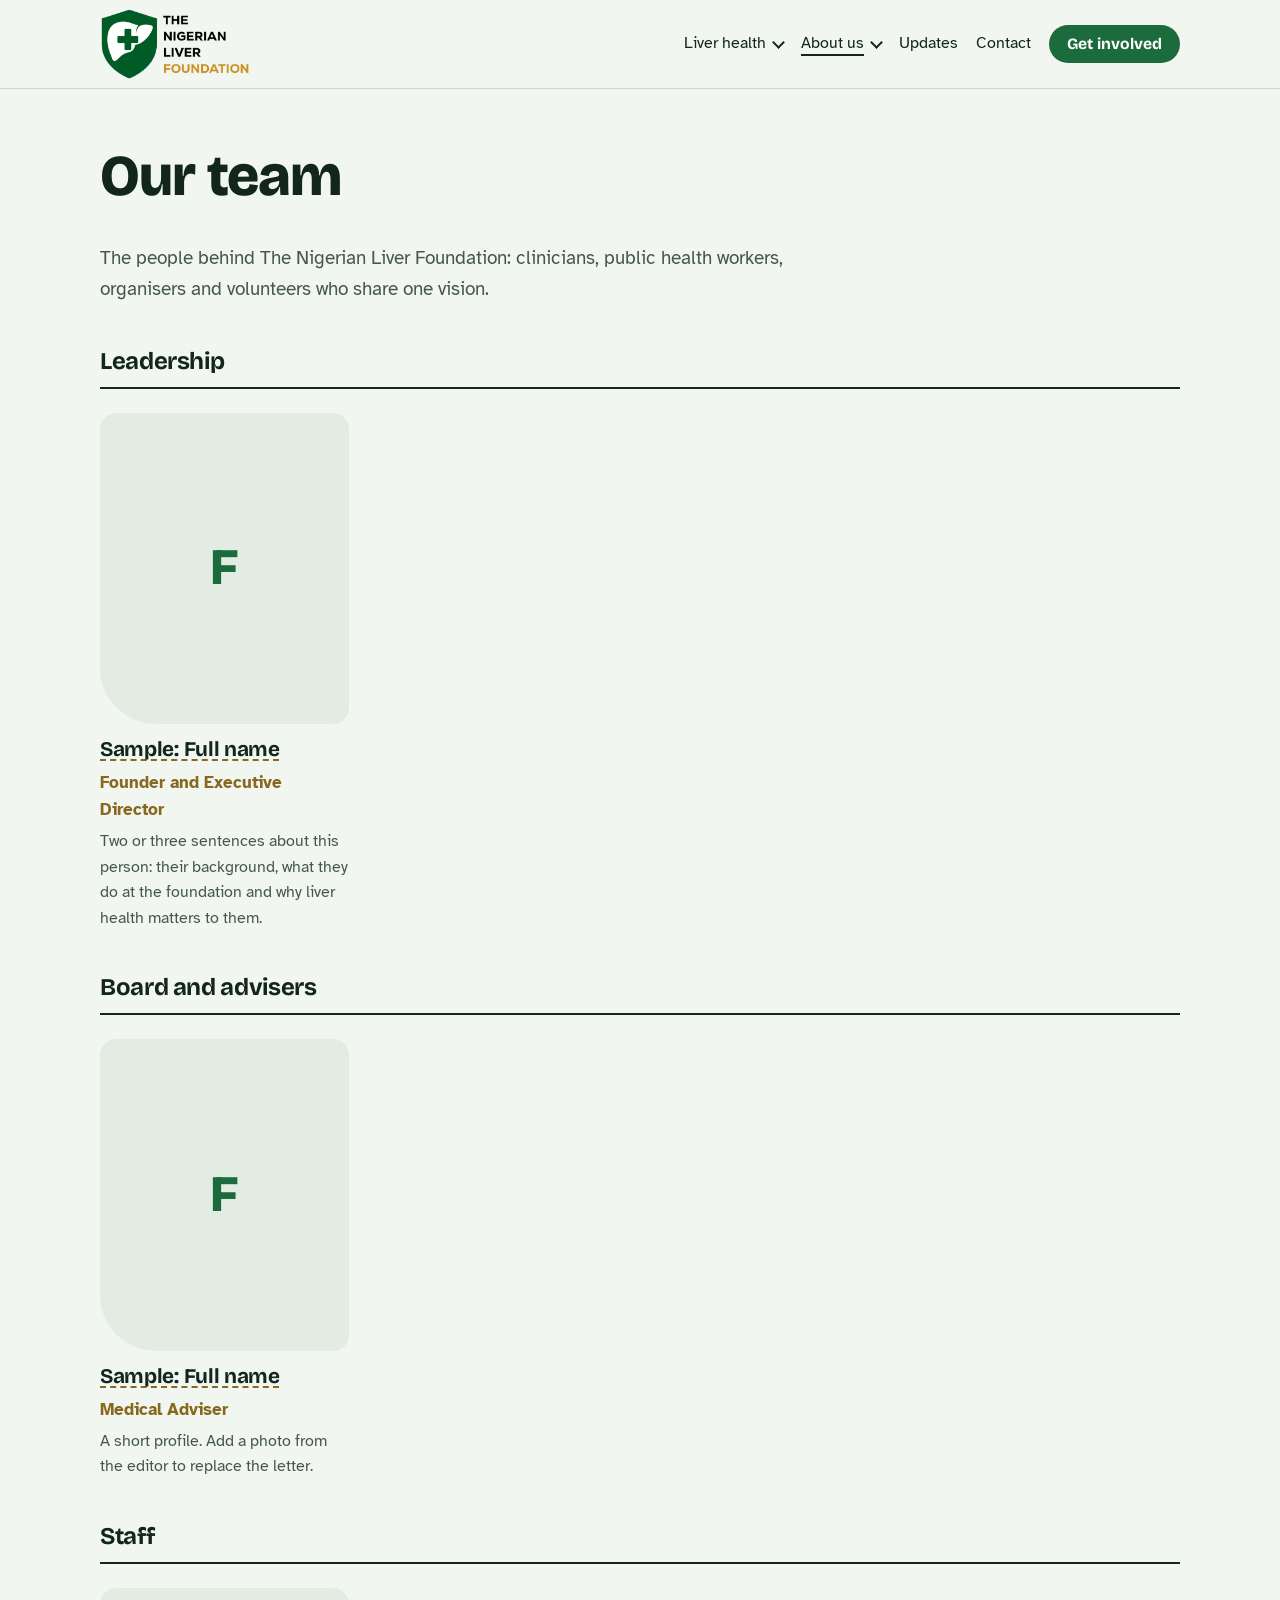
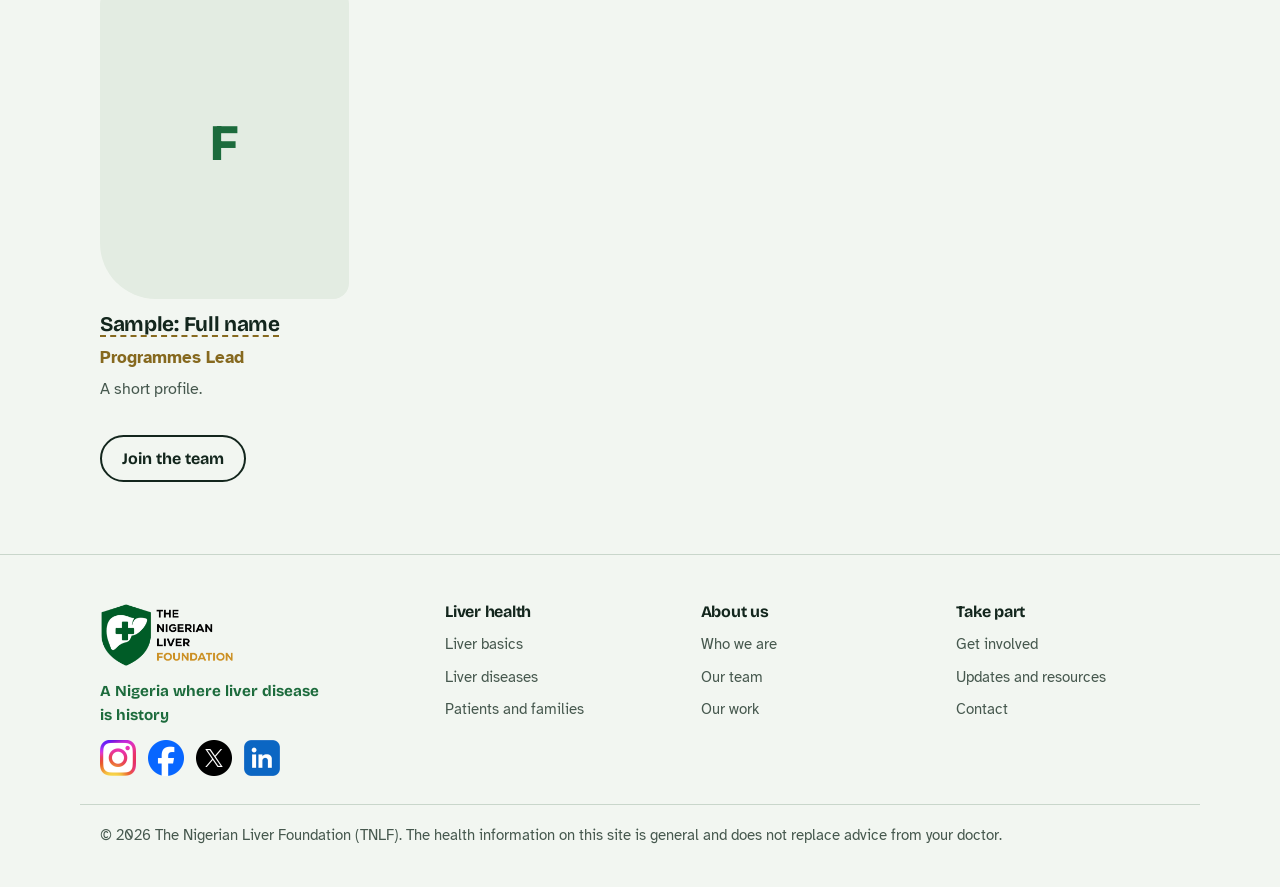
<file: our-team.html>
<!DOCTYPE html>
<html lang="en">
<head>
<meta charset="utf-8">
<meta name="viewport" content="width=device-width, initial-scale=1">
<title>Our team | The Nigerian Liver Foundation</title>
<meta name="description" content="Meet the people behind The Nigerian Liver Foundation.">
<link rel="icon" type="image/png" href="logo.png">
<link rel="preconnect" href="https://fonts.googleapis.com">
<link rel="preconnect" href="https://fonts.gstatic.com" crossorigin>
<link href="https://fonts.googleapis.com/css2?family=Atkinson+Hyperlegible:wght@400;700&family=Bricolage+Grotesque:opsz,wght@12..96,500;12..96,700;12..96,800&display=swap" rel="stylesheet">
<link rel="stylesheet" href="styles.css?v=5">
</head>
<body>

<header class="top">
  <div class="wrap">
    <a class="brand" href="index.html">
      <img class="logo" src="logo-full.png" alt="The Nigerian Liver Foundation" width="501" height="240">
    </a>
    <nav aria-label="Main">
      <details class="menu"><summary>Liver health</summary><div class="menu-list"><a href="liver-health.html">Liver basics</a><a href="liver-diseases.html">Liver diseases</a><a href="support.html">Patients and families</a></div></details>
      <details class="menu"><summary class="here">About us</summary><div class="menu-list"><a href="about.html">Who we are</a><a href="our-team.html" aria-current="page">Our team</a><a href="our-work.html">Our work</a></div></details>
      <a href="updates.html">Updates</a>
      <a href="contact.html">Contact</a>
      <a class="btn btn-green" href="get-involved.html">Get involved</a>
    </nav>
  </div>
</header>

<main id="top">

<div class="wrap page-head"><h1 class="page-title">Our team</h1></div>
<section class="band">
  <div class="wrap">
    <p class="lede">The people behind The Nigerian Liver Foundation: clinicians, public health workers, organisers and volunteers who share one vision.</p>
    <div id="team-groups"><p class="team-empty">Team profiles are being added.</p></div>
    <p class="more"><a class="btn btn-line" href="get-involved.html">Join the team</a></p>
  </div>
</section>

</main>

<footer>
  <div class="wrap foot-grid">
    <div class="foot-brand">
      <img class="logo" src="logo-full.png" alt="The Nigerian Liver Foundation" width="501" height="240">
      <p data-k="about.vision">A Nigeria where liver disease is history</p>
      <p class="foot-social" aria-label="Follow us"><a data-soc="instagram" href="https://www.instagram.com/thenigerianliverfoundation" rel="noopener"><img src="icons/instagram.png" alt="Instagram" width="36" height="36"></a><a data-soc="facebook" href="https://www.facebook.com/share/1GESCUrgD4/" rel="noopener"><img src="icons/facebook.png" alt="Facebook" width="36" height="36"></a><a data-soc="x" href="https://x.com/tnlfprojects" rel="noopener"><img src="icons/x.png" alt="X" width="36" height="36"></a><a data-soc="linkedin" href="https://www.linkedin.com/company/the-nigerian-liver-foundation/" rel="noopener"><img src="icons/linkedin.png" alt="LinkedIn" width="36" height="36"></a></p>
    </div>
    <div class="foot-col"><h2>Liver health</h2><a href="liver-health.html">Liver basics</a><a href="liver-diseases.html">Liver diseases</a><a href="support.html">Patients and families</a></div>
    <div class="foot-col"><h2>About us</h2><a href="about.html">Who we are</a><a href="our-team.html">Our team</a><a href="our-work.html">Our work</a></div>
    <div class="foot-col"><h2>Take part</h2><a href="get-involved.html">Get involved</a><a href="updates.html">Updates and resources</a><a href="contact.html">Contact</a></div>
  </div>
  <div class="wrap foot-base">
    <p>© <span id="year">2026</span> The Nigerian Liver Foundation (TNLF). The health information on this site is general and does not replace advice from your doctor.</p>
  </div>
</footer>

<script src="site.js?v=5"></script>
</body>
</html>
</file>
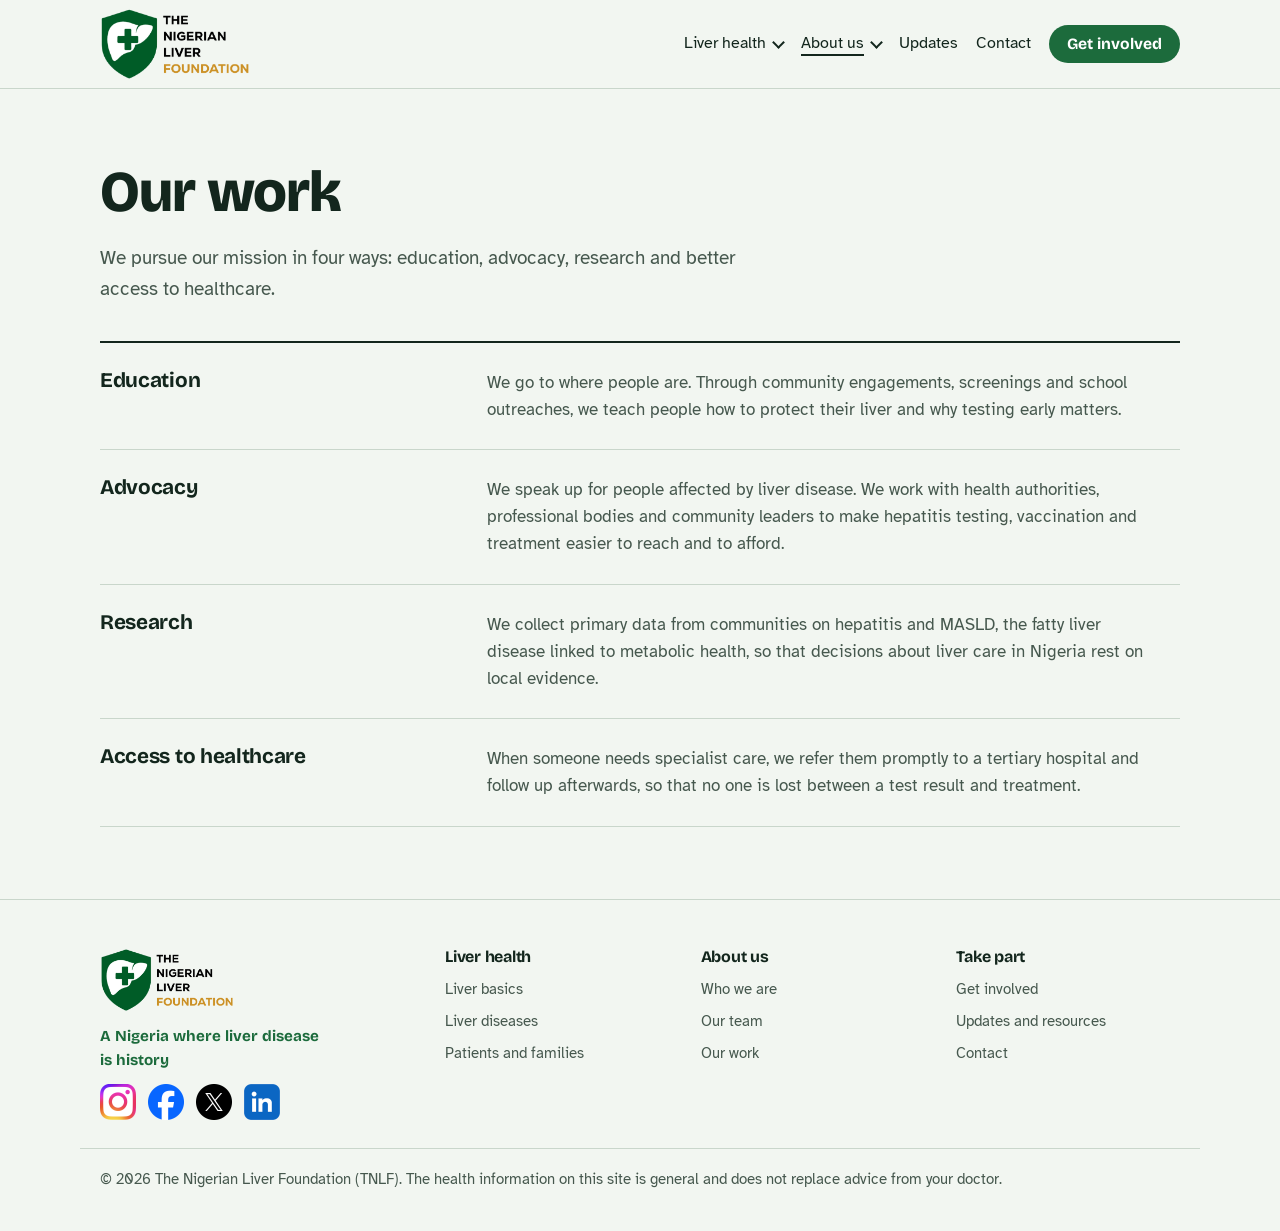
<file: our-work.html>
<!DOCTYPE html>
<html lang="en">
<head>
<meta charset="utf-8">
<meta name="viewport" content="width=device-width, initial-scale=1">
<title>Our work | The Nigerian Liver Foundation</title>
<meta name="description" content="How The Nigerian Liver Foundation works: education, advocacy, research and access to healthcare.">
<link rel="icon" type="image/png" href="logo.png">
<link rel="preconnect" href="https://fonts.googleapis.com">
<link rel="preconnect" href="https://fonts.gstatic.com" crossorigin>
<link href="https://fonts.googleapis.com/css2?family=Atkinson+Hyperlegible:wght@400;700&family=Bricolage+Grotesque:opsz,wght@12..96,500;12..96,700;12..96,800&display=swap" rel="stylesheet">
<link rel="stylesheet" href="styles.css?v=5">
</head>
<body>

<header class="top">
  <div class="wrap">
    <a class="brand" href="index.html">
      <img class="logo" src="logo-full.png" alt="The Nigerian Liver Foundation" width="501" height="240">
    </a>
    <nav aria-label="Main">
      <details class="menu"><summary>Liver health</summary><div class="menu-list"><a href="liver-health.html">Liver basics</a><a href="liver-diseases.html">Liver diseases</a><a href="support.html">Patients and families</a></div></details>
      <details class="menu"><summary class="here">About us</summary><div class="menu-list"><a href="about.html">Who we are</a><a href="our-team.html">Our team</a><a href="our-work.html" aria-current="page">Our work</a></div></details>
      <a href="updates.html">Updates</a>
      <a href="contact.html">Contact</a>
      <a class="btn btn-green" href="get-involved.html">Get involved</a>
    </nav>
  </div>
</header>

<main id="top">

<section class="band" id="work">
  <div class="wrap">
    <div class="stack">
      <h1 class="page-title">Our work</h1>
      <p class="lede">We pursue our mission in four ways: education, advocacy, research and better access to healthcare.</p>
    </div>
    <div class="rows" id="programme-list"></div>
  </div>
</section>

</main>

<footer>
  <div class="wrap foot-grid">
    <div class="foot-brand">
      <img class="logo" src="logo-full.png" alt="The Nigerian Liver Foundation" width="501" height="240">
      <p data-k="about.vision">A Nigeria where liver disease is history</p>
      <p class="foot-social" aria-label="Follow us"><a data-soc="instagram" href="https://www.instagram.com/thenigerianliverfoundation" rel="noopener"><img src="icons/instagram.png" alt="Instagram" width="36" height="36"></a><a data-soc="facebook" href="https://www.facebook.com/share/1GESCUrgD4/" rel="noopener"><img src="icons/facebook.png" alt="Facebook" width="36" height="36"></a><a data-soc="x" href="https://x.com/tnlfprojects" rel="noopener"><img src="icons/x.png" alt="X" width="36" height="36"></a><a data-soc="linkedin" href="https://www.linkedin.com/company/the-nigerian-liver-foundation/" rel="noopener"><img src="icons/linkedin.png" alt="LinkedIn" width="36" height="36"></a></p>
    </div>
    <div class="foot-col"><h2>Liver health</h2><a href="liver-health.html">Liver basics</a><a href="liver-diseases.html">Liver diseases</a><a href="support.html">Patients and families</a></div>
    <div class="foot-col"><h2>About us</h2><a href="about.html">Who we are</a><a href="our-team.html">Our team</a><a href="our-work.html">Our work</a></div>
    <div class="foot-col"><h2>Take part</h2><a href="get-involved.html">Get involved</a><a href="updates.html">Updates and resources</a><a href="contact.html">Contact</a></div>
  </div>
  <div class="wrap foot-base">
    <p>© <span id="year">2026</span> The Nigerian Liver Foundation (TNLF). The health information on this site is general and does not replace advice from your doctor.</p>
  </div>
</footer>

<script src="site.js?v=5"></script>
</body>
</html>
</file>
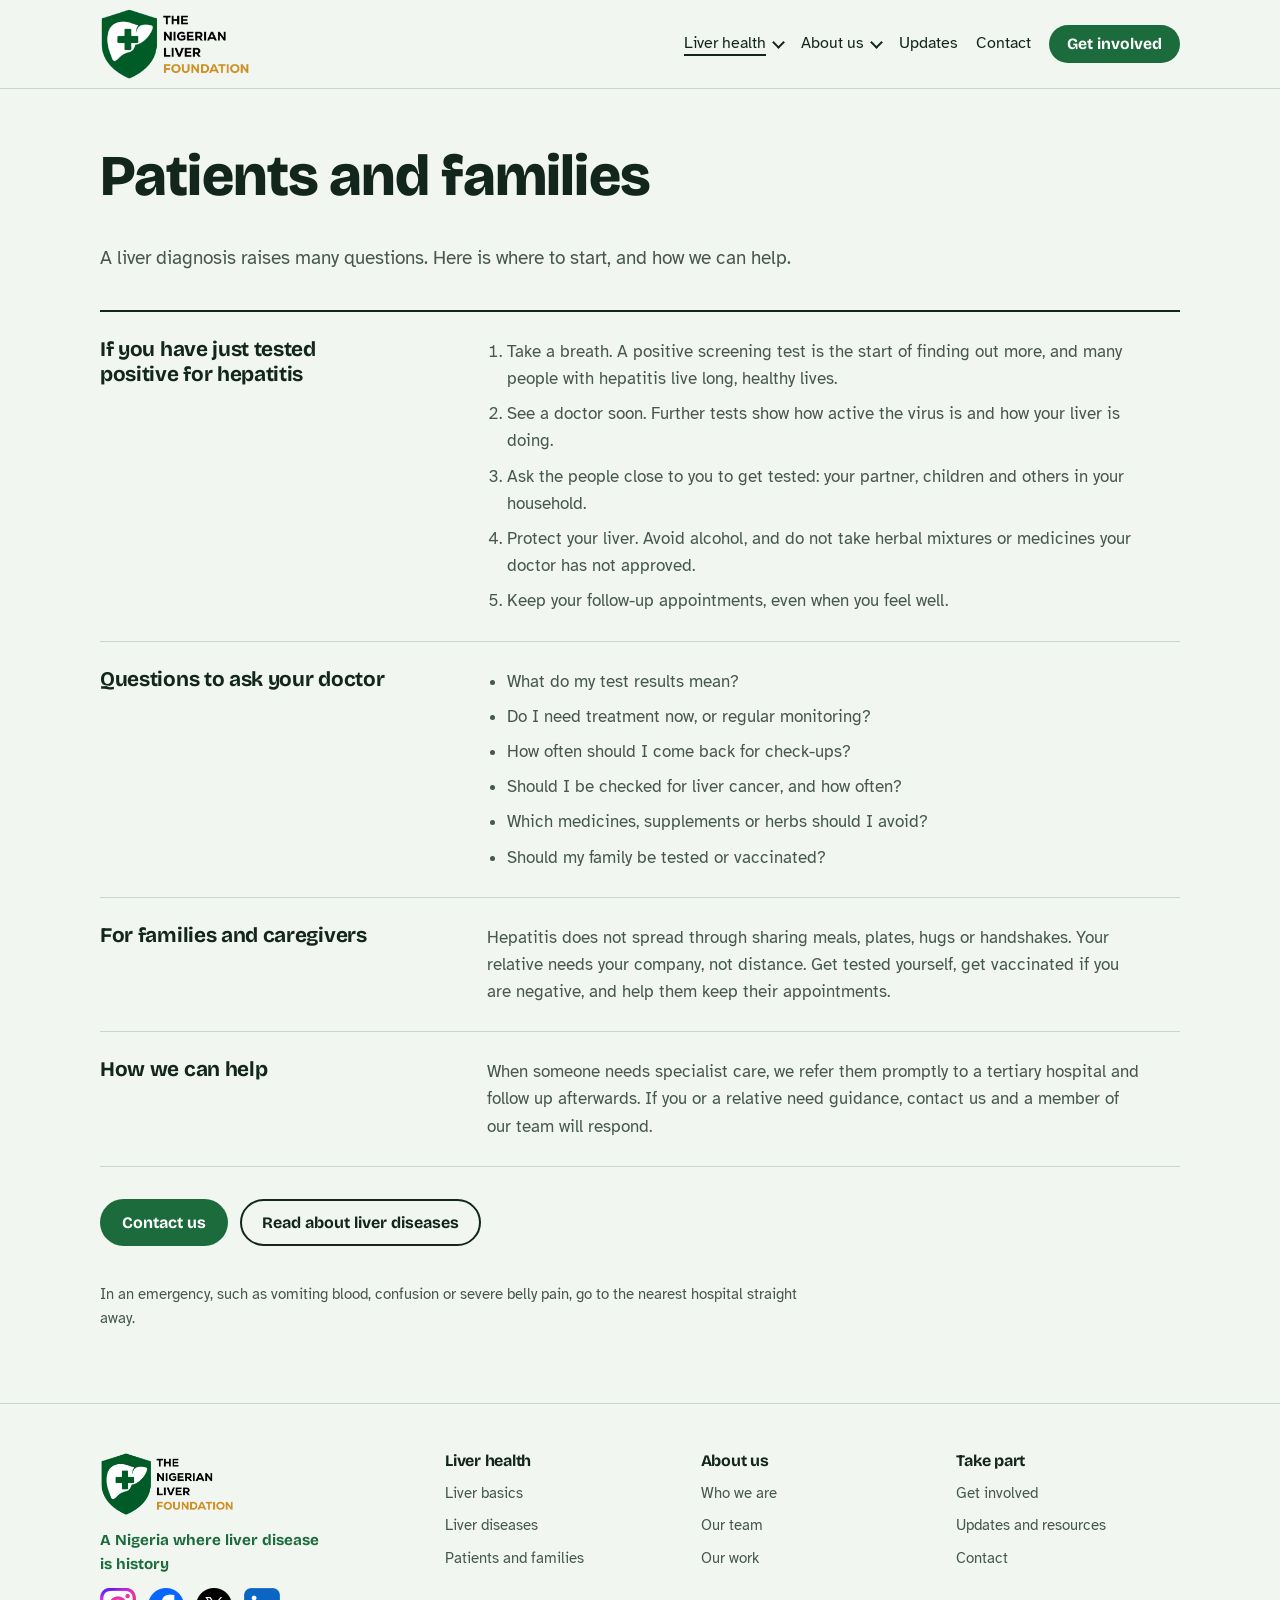
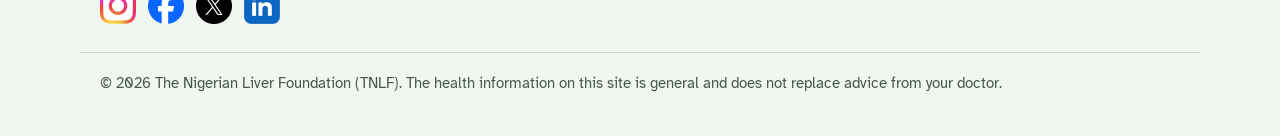
<file: support.html>
<!DOCTYPE html>
<html lang="en">
<head>
<meta charset="utf-8">
<meta name="viewport" content="width=device-width, initial-scale=1">
<title>Patients and families | The Nigerian Liver Foundation</title>
<meta name="description" content="What to do after a hepatitis diagnosis, questions to ask your doctor, and how The Nigerian Liver Foundation can help.">
<link rel="icon" type="image/png" href="logo.png">
<link rel="preconnect" href="https://fonts.googleapis.com">
<link rel="preconnect" href="https://fonts.gstatic.com" crossorigin>
<link href="https://fonts.googleapis.com/css2?family=Atkinson+Hyperlegible:wght@400;700&family=Bricolage+Grotesque:opsz,wght@12..96,500;12..96,700;12..96,800&display=swap" rel="stylesheet">
<link rel="stylesheet" href="styles.css?v=5">
</head>
<body>

<header class="top">
  <div class="wrap">
    <a class="brand" href="index.html">
      <img class="logo" src="logo-full.png" alt="The Nigerian Liver Foundation" width="501" height="240">
    </a>
    <nav aria-label="Main">
      <details class="menu"><summary class="here">Liver health</summary><div class="menu-list"><a href="liver-health.html">Liver basics</a><a href="liver-diseases.html">Liver diseases</a><a href="support.html" aria-current="page">Patients and families</a></div></details>
      <details class="menu"><summary>About us</summary><div class="menu-list"><a href="about.html">Who we are</a><a href="our-team.html">Our team</a><a href="our-work.html">Our work</a></div></details>
      <a href="updates.html">Updates</a>
      <a href="contact.html">Contact</a>
      <a class="btn btn-green" href="get-involved.html">Get involved</a>
    </nav>
  </div>
</header>

<main id="top">

<div class="wrap page-head"><h1 class="page-title">Patients and families</h1></div>
<section class="band">
  <div class="wrap stack">
    <p class="lede">A liver diagnosis raises many questions. Here is where to start, and how we can help.</p>
  </div>
  <div class="wrap">
    <div class="rows">
      <div class="row"><h2 class="row-h">If you have just tested positive for hepatitis</h2>
        <ol class="steps">
          <li>Take a breath. A positive screening test is the start of finding out more, and many people with hepatitis live long, healthy lives.</li>
          <li>See a doctor soon. Further tests show how active the virus is and how your liver is doing.</li>
          <li>Ask the people close to you to get tested: your partner, children and others in your household.</li>
          <li>Protect your liver. Avoid alcohol, and do not take herbal mixtures or medicines your doctor has not approved.</li>
          <li>Keep your follow-up appointments, even when you feel well.</li>
        </ol>
      </div>
      <div class="row"><h2 class="row-h">Questions to ask your doctor</h2>
        <ul class="plain">
          <li>What do my test results mean?</li>
          <li>Do I need treatment now, or regular monitoring?</li>
          <li>How often should I come back for check-ups?</li>
          <li>Should I be checked for liver cancer, and how often?</li>
          <li>Which medicines, supplements or herbs should I avoid?</li>
          <li>Should my family be tested or vaccinated?</li>
        </ul>
      </div>
      <div class="row"><h2 class="row-h">For families and caregivers</h2>
        <p>Hepatitis does not spread through sharing meals, plates, hugs or handshakes. Your relative needs your company, not distance. Get tested yourself, get vaccinated if you are negative, and help them keep their appointments.</p>
      </div>
      <div class="row"><h2 class="row-h">How we can help</h2>
        <p>When someone needs specialist care, we refer them promptly to a tertiary hospital and follow up afterwards. If you or a relative need guidance, contact us and a member of our team will respond.</p>
      </div>
    </div>
    <p class="more"><a class="btn btn-green" href="contact.html">Contact us</a> <a class="btn btn-line" href="liver-diseases.html">Read about liver diseases</a></p>
    <p class="disclaimer">In an emergency, such as vomiting blood, confusion or severe belly pain, go to the nearest hospital straight away.</p>
  </div>
</section>

</main>

<footer>
  <div class="wrap foot-grid">
    <div class="foot-brand">
      <img class="logo" src="logo-full.png" alt="The Nigerian Liver Foundation" width="501" height="240">
      <p data-k="about.vision">A Nigeria where liver disease is history</p>
      <p class="foot-social" aria-label="Follow us"><a data-soc="instagram" href="https://www.instagram.com/thenigerianliverfoundation" rel="noopener"><img src="icons/instagram.png" alt="Instagram" width="36" height="36"></a><a data-soc="facebook" href="https://www.facebook.com/share/1GESCUrgD4/" rel="noopener"><img src="icons/facebook.png" alt="Facebook" width="36" height="36"></a><a data-soc="x" href="https://x.com/tnlfprojects" rel="noopener"><img src="icons/x.png" alt="X" width="36" height="36"></a><a data-soc="linkedin" href="https://www.linkedin.com/company/the-nigerian-liver-foundation/" rel="noopener"><img src="icons/linkedin.png" alt="LinkedIn" width="36" height="36"></a></p>
    </div>
    <div class="foot-col"><h2>Liver health</h2><a href="liver-health.html">Liver basics</a><a href="liver-diseases.html">Liver diseases</a><a href="support.html">Patients and families</a></div>
    <div class="foot-col"><h2>About us</h2><a href="about.html">Who we are</a><a href="our-team.html">Our team</a><a href="our-work.html">Our work</a></div>
    <div class="foot-col"><h2>Take part</h2><a href="get-involved.html">Get involved</a><a href="updates.html">Updates and resources</a><a href="contact.html">Contact</a></div>
  </div>
  <div class="wrap foot-base">
    <p>© <span id="year">2026</span> The Nigerian Liver Foundation (TNLF). The health information on this site is general and does not replace advice from your doctor.</p>
  </div>
</footer>

<script src="site.js?v=5"></script>
</body>
</html>
</file>
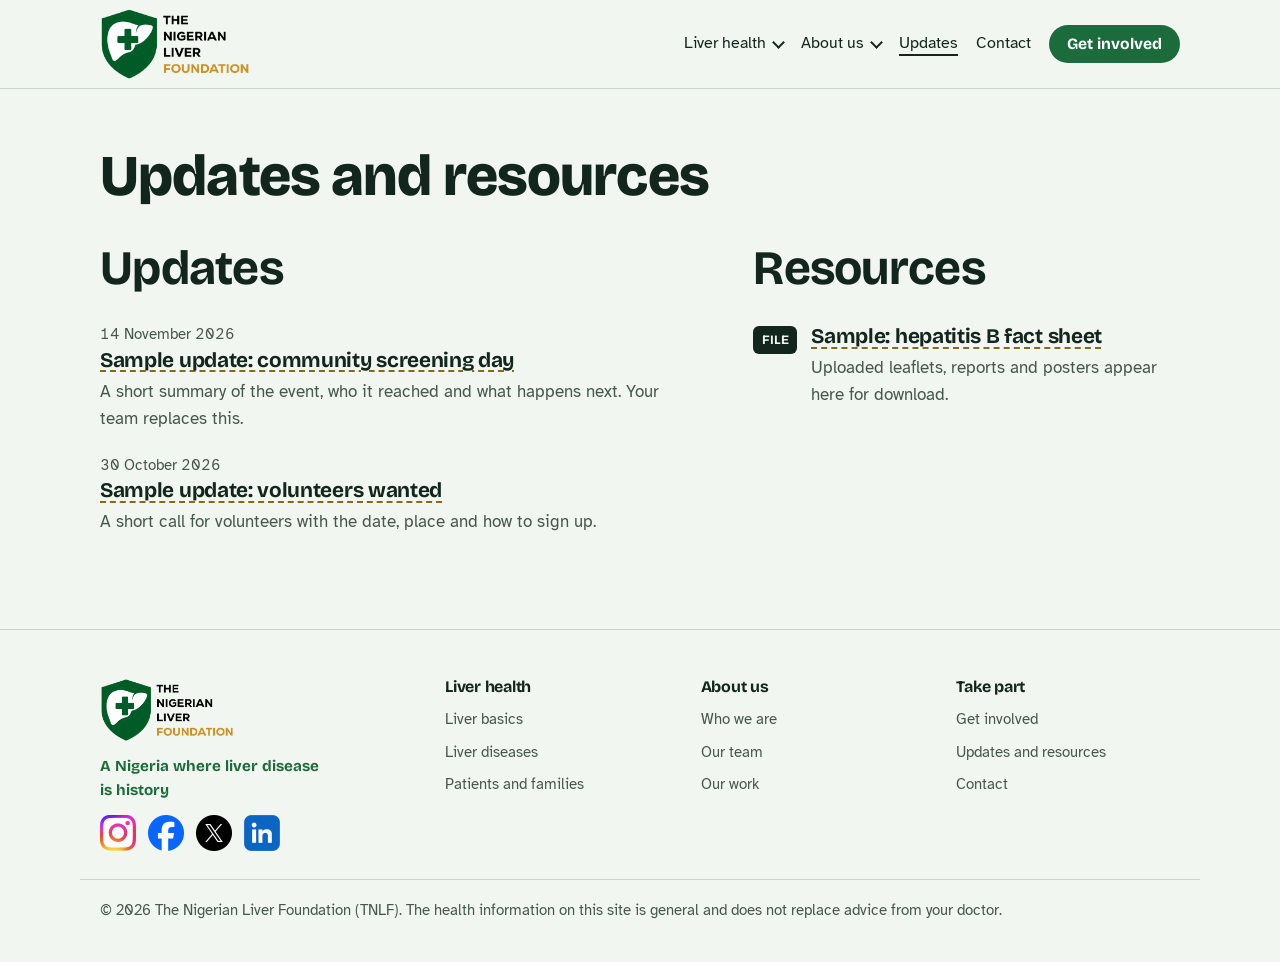
<file: updates.html>
<!DOCTYPE html>
<html lang="en">
<head>
<meta charset="utf-8">
<meta name="viewport" content="width=device-width, initial-scale=1">
<title>Updates | The Nigerian Liver Foundation</title>
<meta name="description" content="News, events and downloadable resources from The Nigerian Liver Foundation.">
<link rel="icon" type="image/png" href="logo.png">
<link rel="preconnect" href="https://fonts.googleapis.com">
<link rel="preconnect" href="https://fonts.gstatic.com" crossorigin>
<link href="https://fonts.googleapis.com/css2?family=Atkinson+Hyperlegible:wght@400;700&family=Bricolage+Grotesque:opsz,wght@12..96,500;12..96,700;12..96,800&display=swap" rel="stylesheet">
<link rel="stylesheet" href="styles.css?v=5">
</head>
<body>

<header class="top">
  <div class="wrap">
    <a class="brand" href="index.html">
      <img class="logo" src="logo-full.png" alt="The Nigerian Liver Foundation" width="501" height="240">
    </a>
    <nav aria-label="Main">
      <details class="menu"><summary>Liver health</summary><div class="menu-list"><a href="liver-health.html">Liver basics</a><a href="liver-diseases.html">Liver diseases</a><a href="support.html">Patients and families</a></div></details>
      <details class="menu"><summary>About us</summary><div class="menu-list"><a href="about.html">Who we are</a><a href="our-team.html">Our team</a><a href="our-work.html">Our work</a></div></details>
      <a href="updates.html" aria-current="page">Updates</a>
      <a href="contact.html">Contact</a>
      <a class="btn btn-green" href="get-involved.html">Get involved</a>
    </nav>
  </div>
</header>

<main id="top">

<div class="wrap page-head"><h1 class="page-title">Updates and resources</h1></div>
<section class="band" id="updates">
  <div class="wrap split">
    <div>
      <h2>Updates</h2>
      <ul class="item-list" id="update-list"></ul>
    </div>
    <div>
      <h2>Resources</h2>
      <ul class="item-list files" id="resource-list"></ul>
    </div>
  </div>
</section>

</main>

<footer>
  <div class="wrap foot-grid">
    <div class="foot-brand">
      <img class="logo" src="logo-full.png" alt="The Nigerian Liver Foundation" width="501" height="240">
      <p data-k="about.vision">A Nigeria where liver disease is history</p>
      <p class="foot-social" aria-label="Follow us"><a data-soc="instagram" href="https://www.instagram.com/thenigerianliverfoundation" rel="noopener"><img src="icons/instagram.png" alt="Instagram" width="36" height="36"></a><a data-soc="facebook" href="https://www.facebook.com/share/1GESCUrgD4/" rel="noopener"><img src="icons/facebook.png" alt="Facebook" width="36" height="36"></a><a data-soc="x" href="https://x.com/tnlfprojects" rel="noopener"><img src="icons/x.png" alt="X" width="36" height="36"></a><a data-soc="linkedin" href="https://www.linkedin.com/company/the-nigerian-liver-foundation/" rel="noopener"><img src="icons/linkedin.png" alt="LinkedIn" width="36" height="36"></a></p>
    </div>
    <div class="foot-col"><h2>Liver health</h2><a href="liver-health.html">Liver basics</a><a href="liver-diseases.html">Liver diseases</a><a href="support.html">Patients and families</a></div>
    <div class="foot-col"><h2>About us</h2><a href="about.html">Who we are</a><a href="our-team.html">Our team</a><a href="our-work.html">Our work</a></div>
    <div class="foot-col"><h2>Take part</h2><a href="get-involved.html">Get involved</a><a href="updates.html">Updates and resources</a><a href="contact.html">Contact</a></div>
  </div>
  <div class="wrap foot-base">
    <p>© <span id="year">2026</span> The Nigerian Liver Foundation (TNLF). The health information on this site is general and does not replace advice from your doctor.</p>
  </div>
</footer>

<script src="site.js?v=5"></script>
</body>
</html>
</file>
<file: styles.css>
/* Layout idea: one left-aligned column on a pale leaf-white page; a single
   liver-maroon block in the hero carries the testing check; everything else stays quiet. */
:root {
  color-scheme: light;
  --paper: #F2F6F1;
  --paper-deep: #E3ECE2;
  --ink: #13261D;
  --ink-soft: #46584E;
  --green: #1C6B3C;
  --green-deep: #0E3F23;
  --liver: #1C6B3C;
  --liver-deep: #0E3F23;
  --gold: #D2AE55;
  --gold-ink: #86691F;
  --line: #C9D6CB;
  --display: "Bricolage Grotesque", "Trebuchet MS", "Segoe UI", sans-serif;
  --body: "Atkinson Hyperlegible", Verdana, "Segoe UI", sans-serif;
  --wrap: 1120px;
}
* { box-sizing: border-box; }
html { scroll-behavior: smooth; }
@media (prefers-reduced-motion: reduce) { html { scroll-behavior: auto; } }
body {
  margin: 0;
  background: var(--paper);
  color: var(--ink);
  font-family: var(--body);
  font-size: 1.0625rem;
  line-height: 1.6;
}
img, svg { max-width: 100%; }
a { color: var(--green); text-underline-offset: 3px; }
a:hover { color: var(--green-deep); }
:focus-visible { outline: 3px solid var(--gold); outline-offset: 3px; border-radius: 4px; }
h1, h2, h3 { font-family: var(--display); line-height: 1.08; margin: 0; text-wrap: balance; letter-spacing: -0.015em; }
h1 { font-size: clamp(2.5rem, 8.2vw, 5.25rem); font-weight: 800; }
h2 { font-size: clamp(1.9rem, 4.6vw, 3rem); font-weight: 700; }
h3 { font-size: 1.3rem; font-weight: 700; line-height: 1.2; }
p { margin: 0; }
.wrap { max-width: var(--wrap); margin: 0 auto; padding: 0 20px; }
.band { padding: 72px 0; }
.lede { font-size: 1.2rem; color: var(--ink-soft); max-width: 58ch; }
.stack { display: flex; flex-direction: column; gap: 20px; }

/* sample text marker */
.ph { text-decoration: underline dashed var(--gold-ink); text-decoration-thickness: 1.5px; text-underline-offset: 4px; }

/* header */
.top { border-bottom: 1px solid var(--line); background: var(--paper); position: sticky; top: 0; z-index: 5; }
.top .wrap { display: flex; align-items: center; justify-content: space-between; gap: 16px; min-height: 64px; flex-wrap: wrap; padding-top: 8px; padding-bottom: 8px; }
.brand { display: flex; align-items: center; gap: 10px; text-decoration: none; color: var(--ink); font-family: var(--display); font-weight: 700; font-size: 1.05rem; line-height: 1.1; }
.mark { width: auto; height: 46px; flex: none; }
.top nav { display: flex; gap: 4px 18px; flex-wrap: wrap; align-items: center; }
.top nav a { color: var(--ink); text-decoration: none; font-size: 0.98rem; padding: 6px 0; }
.top nav a:hover { text-decoration: underline; }
.btn { display: inline-block; font-family: var(--display); font-weight: 700; font-size: 1rem; text-decoration: none; padding: 12px 20px; border-radius: 999px; border: 2px solid transparent; cursor: pointer; line-height: 1.2; }
.btn-green { background: var(--green); color: #fff; }
.btn-green:hover { background: var(--green-deep); color: #fff; }
.btn-gold { background: var(--gold); color: var(--ink); }
.btn-gold:hover { background: #E3C36F; color: var(--ink); }
.btn-line { border-color: var(--ink); color: var(--ink); background: transparent; }
.btn-line:hover { background: var(--ink); color: var(--paper); }
.top nav a.btn { padding: 8px 16px; color: #fff; }

/* hero */
.hero { padding: 56px 0 72px; }
.hero-grid { display: grid; grid-template-columns: minmax(0, 1.25fr) minmax(0, 1fr); gap: 48px; align-items: end; }
.hero h1 span { display: block; color: var(--gold-ink); }
.brand .gold { color: var(--gold-ink); }

/* about */
.about-grid { display: grid; grid-template-columns: minmax(0, 1fr) minmax(0, 1fr); gap: 48px; align-items: start; }
.vision { font-family: var(--display); font-weight: 800; font-size: clamp(2.2rem, 6vw, 4rem); line-height: 1.05; letter-spacing: -0.02em; color: var(--green); text-wrap: balance; margin-top: 8px; }
.about-grid h3 { margin-bottom: 6px; }
.about-grid p { max-width: 60ch; }
.small-head { font-family: var(--display); font-weight: 700; font-size: 1.05rem; color: var(--ink-soft); }
.values { list-style: none; margin: 48px 0 0; padding: 0; display: grid; grid-template-columns: repeat(auto-fit, minmax(190px, 1fr)); gap: 28px 32px; }
.values li { border-top: 3px solid var(--gold); padding-top: 14px; }
.values h3 { margin-bottom: 6px; }
.values p { color: var(--ink-soft); font-size: 1rem; }
.hero .lede { margin-top: 24px; }
.hero-actions { display: flex; gap: 12px; flex-wrap: wrap; margin-top: 28px; }

.check { background: var(--liver); color: #fff; padding: 28px; border-radius: 28px 28px 28px 110px / 28px 28px 28px 80px; }
.check h2 { font-size: 1.6rem; }
.check p { color: #DDEFE4; }
.check .opts { display: flex; flex-direction: column; gap: 8px; margin-top: 18px; }
.check button { font: inherit; text-align: left; background: transparent; color: #fff; border: 1.5px solid rgba(255,255,255,.55); border-radius: 14px; padding: 12px 16px; cursor: pointer; }
.check button:hover { background: var(--liver-deep); }
.check button[aria-pressed="true"] { background: #fff; color: var(--liver-deep); border-color: #fff; font-weight: 700; }
.check .answer { margin-top: 16px; padding: 16px 0 0 54px; border-top: 1px solid rgba(255,255,255,.3); min-height: 5.5em; color: #fff; }

/* facts */
.facts { background: var(--green-deep); color: #EAF3EC; }
.facts h2 { color: #fff; max-width: 18ch; }
.facts .lede { color: #B9D1C1; }
.fact-list { list-style: none; margin: 40px 0 0; padding: 0; display: grid; grid-template-columns: repeat(2, minmax(0, 1fr)); gap: 0 48px; }
.fact-list li { padding: 22px 0; border-top: 1px solid rgba(255,255,255,.18); }
.fact-list h3 { color: var(--gold); margin-bottom: 6px; }
.note { font-size: 0.95rem; color: #B9D1C1; margin-top: 28px; max-width: 70ch; }

/* programmes */
.rows { margin-top: 36px; border-top: 2px solid var(--ink); }
.row { display: grid; grid-template-columns: minmax(0, 1fr) minmax(0, 2fr); gap: 8px 40px; padding: 26px 0; border-bottom: 1px solid var(--line); }
.row p { color: var(--ink-soft); max-width: 60ch; }

/* updates + resources */
.split { display: grid; grid-template-columns: minmax(0, 1.4fr) minmax(0, 1fr); gap: 56px; }
.tint { background: var(--paper-deep); }
.item-list { list-style: none; margin: 28px 0 0; padding: 0; display: flex; flex-direction: column; gap: 22px; }
.item-list time, .item-list .meta { display: block; font-size: 0.92rem; color: var(--ink-soft); font-variant-numeric: tabular-nums; }
.item-list h3 { margin: 2px 0 4px; }
.item-list p { color: var(--ink-soft); }
.files li { display: flex; gap: 14px; align-items: flex-start; }
.files .ext { flex: none; font-family: var(--display); font-weight: 700; font-size: 0.8rem; background: var(--ink); color: var(--paper); border-radius: 6px; padding: 4px 8px; margin-top: 3px; min-width: 44px; text-align: center; }

/* give */
.give { background: var(--green); color: #fff; }
.give h2 { max-width: 16ch; }
.give p { color: #DDEFE4; max-width: 56ch; }
.give-grid { display: grid; grid-template-columns: repeat(2, minmax(0, 1fr)); gap: 32px; margin-top: 36px; }
.give-grid div { border-top: 3px solid var(--gold); padding-top: 16px; }
.give-grid h3 { margin-bottom: 6px; }
.give .hero-actions { margin-top: 36px; }
.give .btn-line { border-color: #fff; color: #fff; }
.give .btn-line:hover { background: #fff; color: var(--green-deep); }

/* contact + footer */
.contact dl { margin: 28px 0 0; display: grid; grid-template-columns: max-content minmax(0, 1fr); gap: 10px 28px; }
.contact dt { font-weight: 700; }
.contact dd { margin: 0; overflow-wrap: anywhere; white-space: pre-line; }
.contact .social { display: flex; flex-wrap: wrap; gap: 6px 20px; white-space: normal; }
footer { border-top: 1px solid var(--line); padding: 28px 0 40px; font-size: 0.95rem; color: var(--ink-soft); }
footer .wrap { display: flex; flex-direction: column; gap: 8px; }

@media (max-width: 820px) {
  .band { padding: 52px 0; }
  .hero { padding: 36px 0 52px; }
  .hero-grid, .split, .fact-list, .give-grid, .about-grid { grid-template-columns: minmax(0, 1fr); }
  .about-grid { gap: 28px; }
  .hero-grid { gap: 36px; }
  .row { grid-template-columns: minmax(0, 1fr); }
  .top { position: static; }
  .check { border-radius: 24px 24px 24px 72px / 24px 24px 24px 56px; }
  .check .answer { padding-left: 36px; }
}

/* multi-page additions */
.page-title { font-size: clamp(2.2rem, 6vw, 3.6rem); font-weight: 800; }
.page-head { padding-top: 56px; }
.page-head + .band { padding-top: 36px; }
.facts .page-title { color: #fff; max-width: 18ch; }
.give .page-title { max-width: 16ch; }
.top nav a[aria-current="page"] { text-decoration: underline; text-decoration-thickness: 2px; text-underline-offset: 6px; }
.more { margin-top: 32px; }
main { min-height: 60vh; }


/* full logo in the header */
.logo { height: 72px; width: auto; display: block; }
@media (max-width: 820px) { .logo { height: 60px; } }

/* menus */
.menu { position: relative; }
.menu summary { list-style: none; cursor: pointer; padding: 6px 0; font-size: 0.98rem; display: flex; align-items: center; gap: 8px; }
.menu summary::-webkit-details-marker { display: none; }
.menu summary::after { content: ""; width: 7px; height: 7px; border-right: 2px solid currentColor; border-bottom: 2px solid currentColor; transform: translateY(-2px) rotate(45deg); }
.menu[open] summary::after { transform: translateY(2px) rotate(225deg); }
.menu summary.here { text-decoration: underline; text-decoration-thickness: 2px; text-underline-offset: 6px; }
.menu-list { position: absolute; top: calc(100% + 6px); left: -12px; z-index: 10; min-width: 230px; display: flex; flex-direction: column; padding: 8px; background: var(--paper); border: 1px solid var(--line); border-radius: 12px; box-shadow: 0 14px 30px rgba(19, 38, 29, 0.14); }
.top nav .menu-list a { padding: 10px 12px; border-radius: 8px; }
.top nav .menu-list a:hover { background: var(--paper-deep); text-decoration: none; }
.top nav .menu-list a[aria-current="page"] { text-decoration: none; background: var(--paper-deep); font-weight: 700; }
@media (max-width: 820px) { .menu-list { left: 0; } }

/* footer */
footer .foot-grid { display: grid; grid-template-columns: 1.4fr repeat(3, minmax(0, 1fr)); gap: 32px; padding-top: 20px; padding-bottom: 28px; }
.foot-brand { display: flex; flex-direction: column; gap: 12px; }
.foot-brand p { font-family: var(--display); font-weight: 700; color: var(--green); max-width: 22ch; }
.foot-col { display: flex; flex-direction: column; gap: 8px; }
.foot-col h2 { font-size: 1rem; color: var(--ink); margin-bottom: 4px; }
.foot-col a { color: var(--ink-soft); text-decoration: none; }
.foot-col a:hover { color: var(--green-deep); text-decoration: underline; }
footer .foot-base { border-top: 1px solid var(--line); padding-top: 18px; }
@media (max-width: 820px) { footer .foot-grid { grid-template-columns: repeat(2, minmax(0, 1fr)); } .foot-brand { grid-column: 1 / -1; } }

/* team */
.team-group { margin-top: 44px; }
.team-group > h2 { font-size: 1.5rem; padding-bottom: 12px; border-bottom: 2px solid var(--ink); }
.team-grid { display: grid; grid-template-columns: repeat(auto-fill, minmax(230px, 1fr)); gap: 32px 28px; margin-top: 24px; }
.member { display: flex; flex-direction: column; gap: 6px; }
.member .photo { width: 100%; aspect-ratio: 4 / 5; object-fit: cover; border-radius: 16px 16px 16px 56px; background: var(--paper-deep); display: flex; align-items: center; justify-content: center; font-family: var(--display); font-weight: 800; font-size: 3.2rem; color: var(--green); margin-bottom: 8px; }
.member .role { color: var(--gold-ink); font-weight: 700; }
.member .bio { color: var(--ink-soft); font-size: 1rem; }
.team-empty { margin-top: 28px; color: var(--ink-soft); }

/* liver diseases + support */
.jump { display: flex; flex-wrap: wrap; gap: 8px 10px; margin-top: 24px; }
.jump a { border: 1.5px solid var(--green); border-radius: 999px; padding: 6px 14px; text-decoration: none; font-weight: 700; font-size: 0.98rem; }
.jump a:hover { background: var(--green); color: #fff; }
.cond { margin-top: 48px; padding-top: 28px; border-top: 2px solid var(--ink); scroll-margin-top: 110px; }
.cond h2 { font-size: clamp(1.6rem, 3.6vw, 2.2rem); }
.cond-what { font-size: 1.15rem; max-width: 62ch; margin-top: 10px; }
.cond dl { margin: 20px 0 0; display: grid; grid-template-columns: minmax(0, 1fr) minmax(0, 3fr); gap: 0 32px; }
.cond dt { font-family: var(--display); font-weight: 700; padding: 14px 0; border-top: 1px solid var(--line); }
.cond dd { margin: 0; padding: 14px 0; border-top: 1px solid var(--line); color: var(--ink-soft); max-width: 64ch; }
.disclaimer { margin-top: 36px; font-size: 0.95rem; color: var(--ink-soft); max-width: 70ch; }
.row-h { font-size: 1.3rem; line-height: 1.2; }
.steps, .plain { margin: 0; padding-left: 1.2em; color: var(--ink-soft); max-width: 60ch; display: flex; flex-direction: column; gap: 8px; }
.facts .facts-line { border-color: #fff; color: #fff; }
.facts .facts-line:hover { background: #fff; color: var(--green-deep); }
.more { display: flex; flex-wrap: wrap; gap: 12px; }
@media (max-width: 820px) { .cond dl { grid-template-columns: minmax(0, 1fr); } .cond dt { padding-bottom: 0; } .cond dd { border-top: 0; padding-top: 4px; } }
.foot-brand .logo { height: 64px; width: auto; align-self: flex-start; }

/* social links in the footer */
.foot-social { display: flex; flex-wrap: wrap; gap: 8px; }
.foot-brand .foot-social { font-family: var(--body); font-weight: 700; max-width: none; }
.foot-social a { border: 1.5px solid var(--green); border-radius: 999px; padding: 5px 14px; text-decoration: none; font-size: 0.95rem; color: var(--green); }
.foot-social a:hover { background: var(--green); color: #fff; }

/* social icons */
.foot-social { gap: 12px; align-items: center; }
.foot-social a { border: 0; padding: 0; border-radius: 10px; display: block; line-height: 0; }
.foot-social a:hover { background: none; opacity: 0.8; }
.foot-social img, .contact .social img { width: 36px; height: 36px; display: block; }
.contact .social { gap: 12px; align-items: center; }
.contact .social a { display: block; line-height: 0; }
.contact .social a:hover { opacity: 0.8; }
</file>
